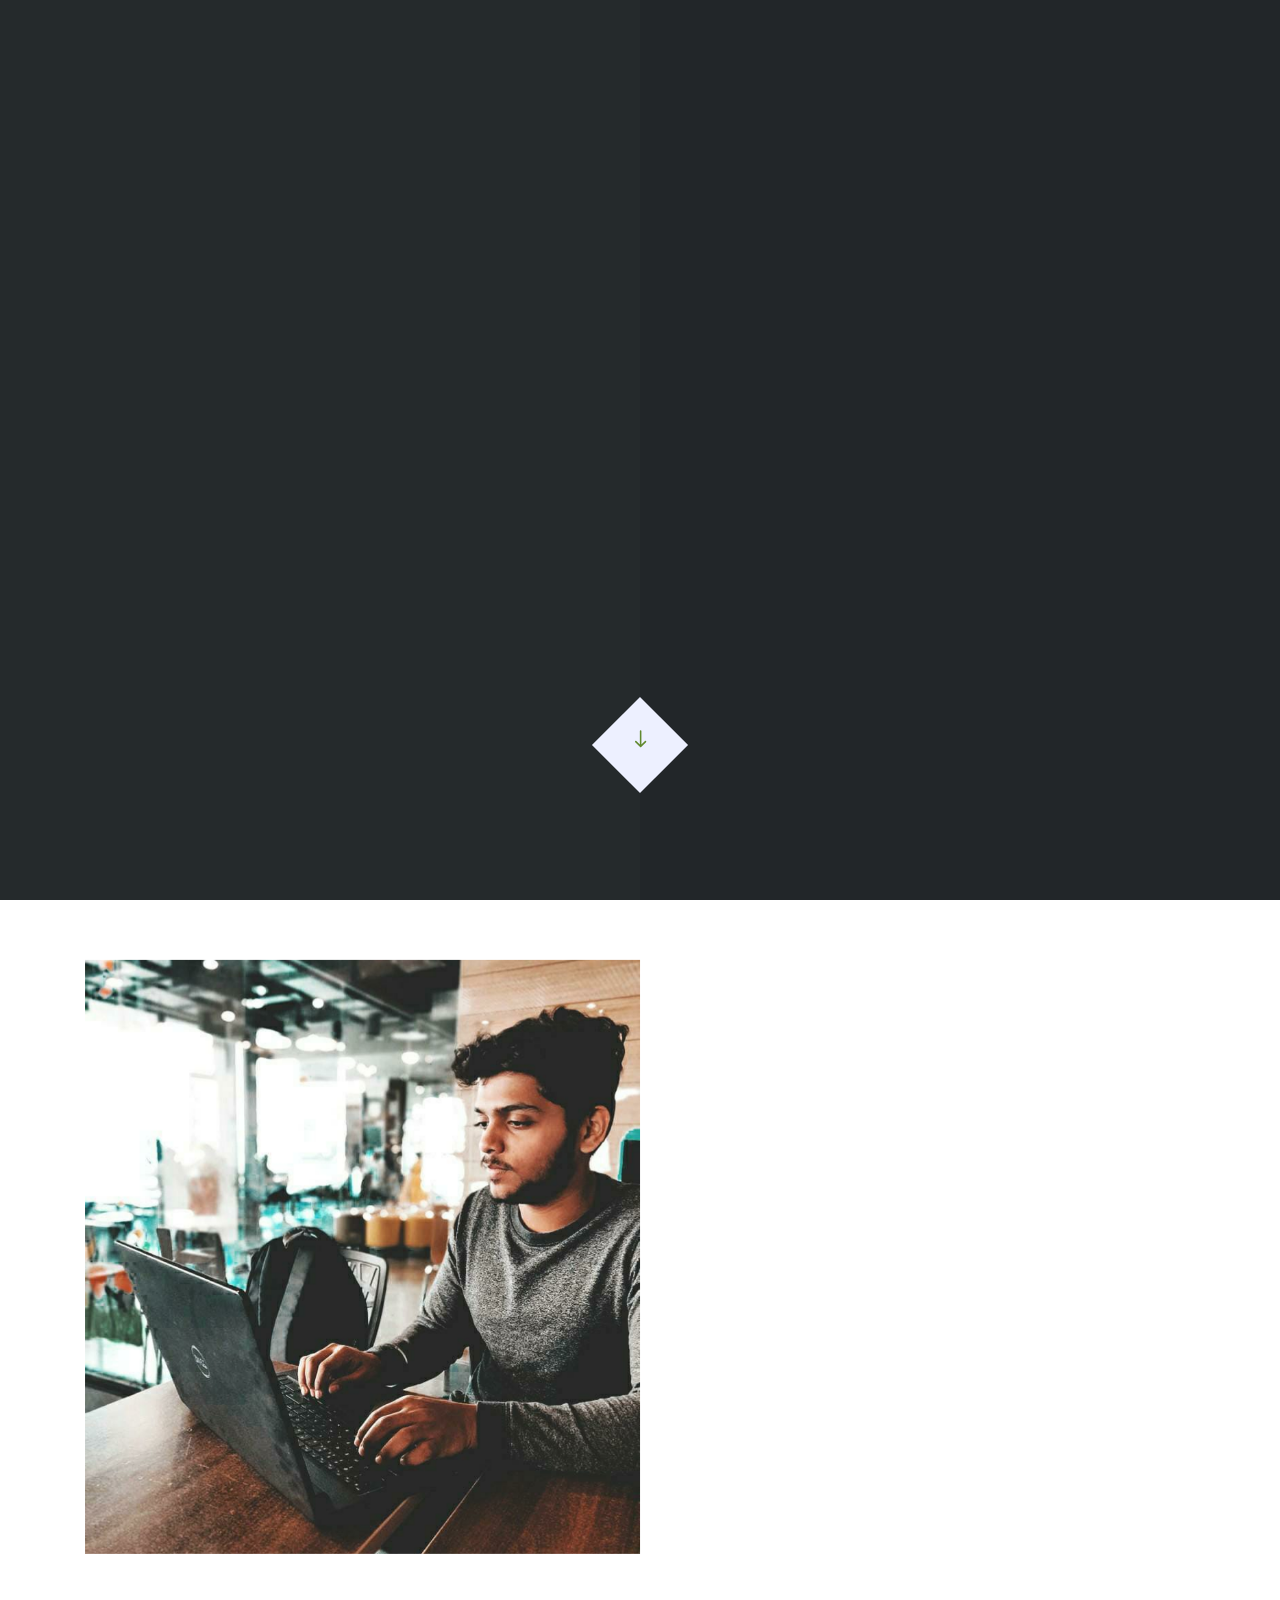
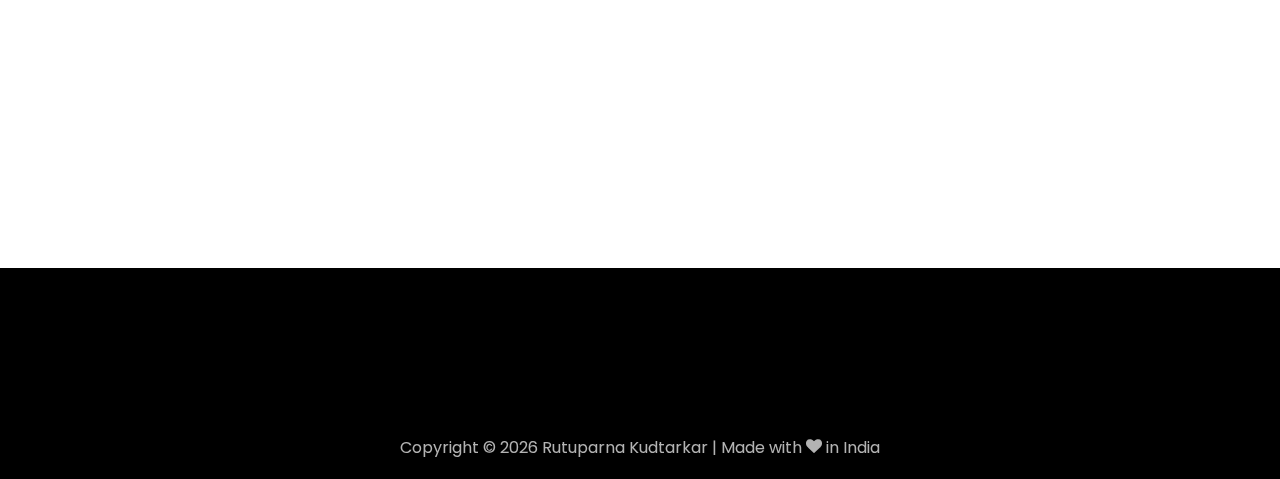
<file: index.html>
<!DOCTYPE html>
<html lang="en">

<head>
    <title>Rutuparna Kudtarkar | Developer </title>
    <meta charset="utf-8">
    <meta name="viewport" content="width=device-width, initial-scale=1, shrink-to-fit=no">

    <link href="https://fonts.googleapis.com/css?family=Poppins:100,200,300,400,500,600,700,800,900" rel="stylesheet">

    <link rel="stylesheet" href="css/open-iconic-bootstrap.min.css">
    <link rel="stylesheet" href="css/animate.css">
    <link rel="stylesheet" href="css/aos.css">
    <link rel="stylesheet" href="css/ionicons.min.css">
    <link rel="stylesheet" href="css/flaticon.css">
    <link rel="stylesheet" href="css/icomoon.css">
    <link rel="stylesheet" href="css/style.css">
    <link rel="icon" type="image/png" href="images/favicon.ico" />
</head>

<body>
    <section>
        <!--HEADER-->
        <section class="hero-wrap js-fullheight">
            <div class="overlay"></div>
            <div class="container">
                <div class="row no-gutters slider-text js-fullheight justify-content-center align-items-center">
                    <div class="col-lg-8 col-md-6 ftco-animate d-flex align-items-center">
                        <div class="text text-center">
                            <span class="subheading">Hey! I am</span>
                            <h1>Rutuparna Kudtarkar</h1>
                            <h2>I'm a
                                <span class="txt-rotate" data-period="1000" data-rotate='[ "Developer.", "UI/UX Designer.", "Blogger." ]'></span>
                            </h2>
                        </div>
                    </div>
                </div>
            </div>

            <div class="mouse">
                <a href="#" class="mouse-icon">
                    <div class="mouse-wheel"><span class="ion-ios-arrow-round-down"></span></div>
                </a>
            </div>
        </section>
        <!--ABOUT-->
        <section class="ftco-about img ftco-section ftco-no-pt ftco-no-pb" id="about-section">
            <div class="container">
                <div class="row d-flex no-gutters">
                    <div class="col-md-6 col-lg-6 d-flex">
                        <div class="img-about img d-flex align-items-stretch">
                            <div class="overlay"></div>
                            <div class="img d-flex align-self-stretch align-items-center" id="profile" style="background-image:url(images/about.jpeg);">
                            </div>
                        </div>
                    </div>

                    <div class="col-md-6 col-lg-6 pl-md-5 py-5">
                        <div class="row justify-content-start pb-3">
                            <div class="col-md-12 heading-section ftco-animate">
                                <h1 class="big">ABOUT</h1>
                                <h2 class="mb-4" style="color: #474B4F;">Get to know me!</h2>
                                <p>Computer Engineering Student at Mumbai University, mostly engaged in Object-oriented design & Front-end systems. Skilled in Python, Android, Web Development while currently swotting JavaScript Frameworks</p>
                                <p><a href="Resume.pdf">Checkout my resume</a></p>
                                <ul class="ftco-footer-social list-unstyled mt-4">
                                    <li><a href="https://www.linkedin.com/in/rutuparna-kudtarkar/"><span
											class="icon-linkedin"></span></a></li>
                                    <li><a href="https://github.com/rutuparna07"><span class="icon-github"></span></a></li>
                                    <li><a href="https://www.instagram.com/rutuparna_kudtarkar/"><span
											class="icon-instagram"></span></a></li>
                                </ul>
                                <h5 style="color: #474B4F;">Contact me here!</h5>
                                <p>Email: <a href="mailto: rutuparnavk@gmail.com">rutuparnavk@gmail.com</a></p>
                                <p>Phone: <a href="#">(+910)977-377-0379</a></p>
                            </div>
                        </div>
                    </div>
                </div>
            </div>
        </section>

        <!--PROJECTS-->
        <section class="ftco-section" id="services-section">
            <div class="container-fluid px-md-5">
                <div class="row justify-content-center py-5 mt-5">
                    <div class="col-md-12 heading-section text-center ftco-animate">
                        <h2 class="mb-4">PROJECTS I WORKED ON</h2>
                        <p>Mostly I`ve worked on Object-Oriented Technologies, below are few of the projects </p>
                    </div>
                </div>
                <div class="row">
                    <div class="col-md-4 text-center d-flex ftco-animate">
                        <a href="https://github.com/rutuparna07/BRShop" class="services-1 shadow">
                            <span class="icon">
							<i class="flaticon-analysis"></i>
						</span>
                            <div class="desc">
                                <h3 class="mb-5">BRSHOP</h3>
                                <p>Django Based Online Shopping Website With Cart Implementation</p>
                            </div>
                        </a>
                    </div>
                    <div class="col-md-4 text-center d-flex ftco-animate">
                        <a href="https://github.com/rutuparna07/MLKit" class="services-1 shadow">
                            <span class="icon">
							<i class="flaticon-flasks"></i>
						</span>
                            <div class="desc">
                                <h3 class="mb-5">MLKit</h3>
                                <p>Android Application Using Google`s ML Kit API For Object Detection</p>
                            </div>
                        </a>
                    </div>
                    <div class="col-md-4 text-center d-flex ftco-animate">
                        <a href="https://github.com/rutuparna07/BlogApplication" class="services-1 shadow">
                            <span class="icon">
							<i class="flaticon-ideas"></i>
						</span>
                            <div class="desc">
                                <h3 class="mb-5">Blog Application</h3>
                                <p>Laravel Based Blog System Web Application using PHP</p>
                            </div>
                        </a>
                    </div>
                </div>
            </div>
        </section>
        <!--BLOG-->
        <section class="ftco-section" id="blog-section">
            <div class="container">
                <div class="row justify-content-center mb-5 pb-5">
                    <div class="col-md-7 heading-section text-center ftco-animate">
                        <h1 class="big big-2"></h1>
                        <h2 class="mb-4">BLOGS ON MEDIUM</h2>
                        <p>If there's a topic that you want to read, but it hasn't been written yet, then you must write it</p>
                    </div>
                </div>
                <div class="row d-flex" style="margin-top: -80px;">
                    <div class="col-md-4 d-flex ftco-animate">
                        <div class="blog-entry justify-content-end">
                            <a href="single.html" class="block-20" style="background-image: url('https://miro.medium.com/max/875/1*bA-dQb3M58w_9gI_ELvFCw.jpeg');">
                            </a>
                            <div class="text mt-3 float-right d-block">
                                <h3 class="heading"><a href="https://medium.com/@rutuparnavk/hacktoberfest-2020-what-s-new-this-year-2f06d5af91d9">Hacktoberfest
									2020 — what`s new this year</a></h3>
                                <div class="d-flex align-items-center mb-3 meta">
                                    <p class="mb-0">
                                        <span class="mr-2">Oct. 06, 2020</span>
                                    </p>
                                </div>
                                <p>October is here, and so is the DigitalOcean`s Hacktoberfest 2020. If you are learning how to code or simply fascinated by Open Source?
                                </p>
                            </div>
                        </div>
                    </div>
                    <div class="col-md-4 d-flex ftco-animate">
                        <div class="blog-entry justify-content-end">
                            <a href="single.html" class="block-20" style="background-image: url('https://miro.medium.com/max/875/1*A1fm2dpbNfK25PAOZY4fOg.jpeg');">
                            </a>
                            <div class="text mt-3 float-right d-block">
                                <h3 class="heading"><a href="https://rutuparnavk.medium.com/top-5-mistakes-to-avoid-while-programming-106278ece91e">Top 5 Mistakes To Avoid While Programming</a>
                                </h3>
                                <div class="d-flex align-items-center mb-3 meta">
                                    <p class="mb-0">
                                        <span class="mr-2">Oct. 15, 2020</span>
                                    </p>
                                </div>
                                <p>Experience is the name everyone gives to their mistakes. In some ways, programming is like painting. You start with a blank canvas and certain basic raw materials. You use a combination of science, art, and craft to determine
                                    what to do with them.
                                </p>
                            </div>
                        </div>
                    </div>
                    <div class="col-md-4 d-flex ftco-animate">
                        <div class="blog-entry">
                            <a href="single.html" class="block-20" style="background-image: url('https://miro.medium.com/max/875/1*nKuNAFLNcHZcNcqNkeZDcw.jpeg');">
                            </a>
                            <div class="text mt-3 float-right d-block">
                                <h3 class="heading"><a href="https://rutuparnavk.medium.com/python-project-ideas-for-beginners-to-expert-programmers-40a3939fdddf">PYTHON PROJECT IDEAS — for beginners to expert programmers</a>
                                </h3>
                                <div class="d-flex align-items-center mb-3 meta">
                                    <p class="mb-0">
                                        <span class="mr-2">Oct. 16, 2020</span>
                                    </p>
                                </div>
                                <p>As they say, Better Late Than Never here are a few project topics to start with development with a short description of each idea for those who are gearing up their skills in Python.
                                </p>
                            </div>
                        </div>
                    </div>
                </div>
            </div>
        </section>
        <!--FOOTER-->
        <footer class="ftco-footer ftco-section">
            <div class="container">
                <div class="row mb-5">
                    <div class="col-md">
                        <div class="ftco-footer-widget mb-4">
                            <ul class="ftco-footer-social list-unstyled float-md-left float-lft mt-5">
                                <li class="ftco-animate"><a href="mailto: rutuparnavk@gmail.com"><span class="icon-mail_outline"></span></a></li>
                                <li class="ftco-animate"><a href="https://www.linkedin.com/in/rutuparna-kudtarkar/"><span class="icon-linkedin"></span></a></li>
                                <li class="ftco-animate"><a href="https://www.instagram.com/rutuparna_kudtarkar/"><span class="icon-instagram"></span></a></li>
                            </ul>
                        </div>
                    </div>

                </div>
                <div class="row">
                    <div class="col-md-12 text-center" style="margin-top: -25px;">
                        <p>
                            <!-- Link back to Colorlib can't be removed. Template is licensed under CC BY 3.0. -->
                            Copyright &copy;
                            <script>
                                document.write(new Date().getFullYear());
                            </script> Rutuparna Kudtarkar | Made with <i class="icon-heart color-danger" aria-hidden="true"></i> in India
                            <!-- Link back to Colorlib can't be removed. Template is licensed under CC BY 3.0. -->
                        </p>
                    </div>
                </div>
            </div>
        </footer>

        <!-- loader -->
        <div id="ftco-loader" class="show fullscreen"><svg class="circular" width="48px" height="48px">
			<circle class="path-bg" cx="24" cy="24" r="22" fill="none" stroke-width="4" stroke="#eeeeee" />
			<circle class="path" cx="24" cy="24" r="22" fill="none" stroke-width="4" stroke-miterlimit="10"
				stroke="#F96D00" /></svg></div>
    </section>

    <script src="js/skew.js"></script>
    <script src="js/jquery.min.js"></script>
    <script src="js/jquery-migrate-3.0.1.min.js"></script>
    <script src="js/popper.min.js"></script>
    <script src="js/bootstrap.min.js"></script>
    <script src="js/jquery.easing.1.3.js"></script>
    <script src="js/jquery.waypoints.min.js"></script>
    <script src="js/jquery.stellar.min.js"></script>
    <script src="js/owl.carousel.min.js"></script>
    <script src="js/jquery.magnific-popup.min.js"></script>
    <script src="js/aos.js"></script>
    <script src="js/jquery.animateNumber.min.js"></script>
    <script src="js/scrollax.min.js"></script>

    <script src="js/main.js"></script>

</body>

</html>
</file>
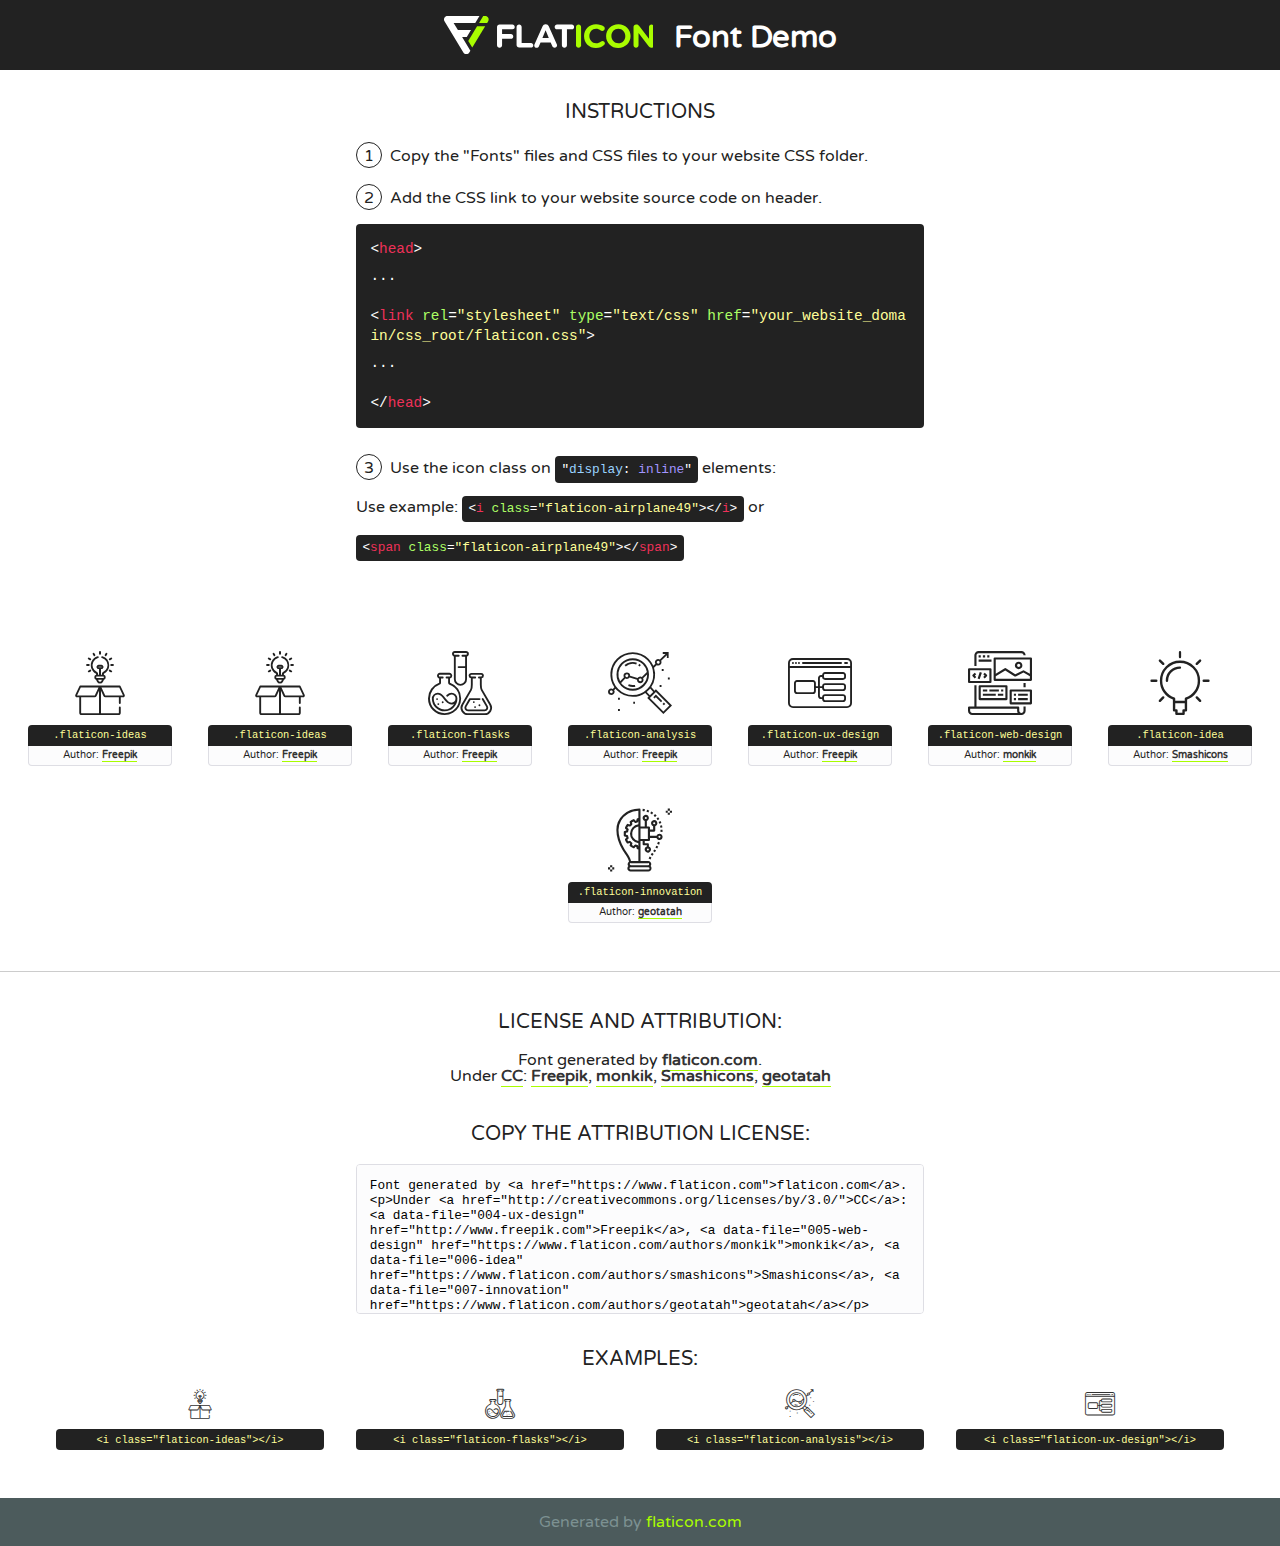
<file: fonts/flaticon/font/flaticon.html>
<!DOCTYPE html>
<!--
  Flaticon icon font: Flaticon
  Creation date: 20/03/2019 02:18
-->
<html>
<!DOCTYPE html>
<html>

<head>
    <title>Flaticon WebFont</title>
    <link href="http://fonts.googleapis.com/css?family=Varela+Round" rel="stylesheet" type="text/css" />
    <link rel="stylesheet" type="text/css" href="flaticon.css">
    <meta charset="UTF-8">
    <style>
        html,
        body,
        div,
        span,
        applet,
        object,
        iframe,
        h1,
        h2,
        h3,
        h4,
        h5,
        h6,
        p,
        blockquote,
        pre,
        a,
        abbr,
        acronym,
        address,
        big,
        cite,
        code,
        del,
        dfn,
        em,
        img,
        ins,
        kbd,
        q,
        s,
        samp,
        small,
        strike,
        strong,
        sub,
        sup,
        tt,
        var,
        b,
        u,
        i,
        center,
        dl,
        dt,
        dd,
        ol,
        ul,
        li,
        fieldset,
        form,
        label,
        legend,
        table,
        caption,
        tbody,
        tfoot,
        thead,
        tr,
        th,
        td,
        article,
        aside,
        canvas,
        details,
        embed,
        figure,
        figcaption,
        footer,
        header,
        hgroup,
        menu,
        nav,
        output,
        ruby,
        section,
        summary,
        time,
        mark,
        audio,
        video {
            margin: 0;
            padding: 0;
            border: 0;
            font-size: 100%;
            font: inherit;
            vertical-align: baseline;
        }
        /* HTML5 display-role reset for older browsers */
        
        article,
        aside,
        details,
        figcaption,
        figure,
        footer,
        header,
        hgroup,
        menu,
        nav,
        section {
            display: block;
        }
        
        body {
            line-height: 1;
        }
        
        ol,
        ul {
            list-style: none;
        }
        
        blockquote,
        q {
            quotes: none;
        }
        
        blockquote:before,
        blockquote:after,
        q:before,
        q:after {
            content: '';
            content: none;
        }
        
        table {
            border-collapse: collapse;
            border-spacing: 0;
        }
        
        body {
            font-family: 'Varela Round', Helvetica, Arial, sans-serif;
            font-size: 16px;
            color: #222;
        }
        
        a {
            color: #333;
            border-bottom: 1px solid #a9fd00;
            font-weight: bold;
            text-decoration: none;
        }
        
        * {
            -moz-box-sizing: border-box;
            -webkit-box-sizing: border-box;
            box-sizing: border-box;
            margin: 0;
            padding: 0;
        }
        
        [class^="flaticon-"]:before,
        [class*=" flaticon-"]:before,
        [class^="flaticon-"]:after,
        [class*=" flaticon-"]:after {
            font-family: Flaticon;
            font-size: 30px;
            font-style: normal;
            margin-left: 20px;
            color: #333;
        }
        
        .wrapper {
            max-width: 600px;
            margin: auto;
            padding: 0 1em;
        }
        
        .title {
            font-size: 1.25em;
            text-align: center;
            margin-bottom: 1em;
            text-transform: uppercase;
        }
        
        header {
            text-align: center;
            background-color: #222;
            color: #fff;
            padding: 1em;
        }
        
        header .logo {
            width: 210px;
            height: 38px;
            display: inline-block;
            vertical-align: middle;
            margin-right: 1em;
            border: none;
        }
        
        header strong {
            font-size: 1.95em;
            font-weight: bold;
            vertical-align: middle;
            margin-top: 5px;
            display: inline-block;
        }
        
        .demo {
            margin: 2em auto;
            line-height: 1.25em;
        }
        
        .demo ul li {
            margin-bottom: 1em;
        }
        
        .demo ul li .num {
            color: #222;
            border-radius: 20px;
            display: inline-block;
            width: 26px;
            padding: 3px;
            height: 26px;
            text-align: center;
            margin-right: 0.5em;
            border: 1px solid #222;
        }
        
        .demo ul li code {
            background-color: #222;
            border-radius: 4px;
            padding: 0.25em 0.5em;
            display: inline-block;
            color: #fff;
            font-family: Consolas, Monaco, Lucida Console, Liberation Mono, DejaVu Sans Mono, Bitstream Vera Sans Mono, Courier New, monospace;
            font-weight: lighter;
            margin-top: 1em;
            font-size: 0.8em;
            word-break: break-all;
        }
        
        .demo ul li code.big {
            padding: 1em;
            font-size: 0.9em;
        }
        
        .demo ul li code .red {
            color: #EF3159;
        }
        
        .demo ul li code .green {
            color: #ACFF65;
        }
        
        .demo ul li code .yellow {
            color: #FFFF99;
        }
        
        .demo ul li code .blue {
            color: #99D3FF;
        }
        
        .demo ul li code .purple {
            color: #A295FF;
        }
        
        .demo ul li code .dots {
            margin-top: 0.5em;
            display: block;
        }
        
        #glyphs {
            border-bottom: 1px solid #ccc;
            padding: 2em 0;
            text-align: center;
        }
        
        .glyph {
            display: inline-block;
            width: 9em;
            margin: 1em;
            text-align: center;
            vertical-align: top;
            background: #FFF;
        }
        
        .glyph .glyph-icon {
            padding: 10px;
            display: block;
            font-family: "Flaticon";
            font-size: 64px;
            line-height: 1;
        }
        
        .glyph .glyph-icon:before {
            font-size: 64px;
            color: #222;
            margin-left: 0;
        }
        
        .class-name {
            font-size: 0.65em;
            background-color: #222;
            color: #fff;
            border-radius: 4px 4px 0 0;
            padding: 0.5em;
            color: #FFFF99;
            font-family: Consolas, Monaco, Lucida Console, Liberation Mono, DejaVu Sans Mono, Bitstream Vera Sans Mono, Courier New, monospace;
        }
        
        .author-name {
            font-size: 0.6em;
            background-color: #fcfcfd;
            border: 1px solid #DEDEE4;
            border-top: 0;
            border-radius: 0 0 4px 4px;
            padding: 0.5em;
        }
        
        .class-name:last-child {
            font-size: 10px;
            color: #888;
        }
        
        .class-name:last-child a {
            font-size: 10px;
            color: #555;
        }
        
        .class-name:last-child a:hover {
            color: #a9fd00;
        }
        
        .glyph>input {
            display: block;
            width: 100px;
            margin: 5px auto;
            text-align: center;
            font-size: 12px;
            cursor: text;
        }
        
        .glyph>input.icon-input {
            font-family: "Flaticon";
            font-size: 16px;
            margin-bottom: 10px;
        }
        
        .attribution .title {
            margin-top: 2em;
        }
        
        .attribution textarea {
            background-color: #fcfcfd;
            padding: 1em;
            border: none;
            box-shadow: none;
            border: 1px solid #DEDEE4;
            border-radius: 4px;
            resize: none;
            width: 100%;
            height: 150px;
            font-size: 0.8em;
            font-family: Consolas, Monaco, Lucida Console, Liberation Mono, DejaVu Sans Mono, Bitstream Vera Sans Mono, Courier New, monospace;
            -webkit-appearance: none;
        }
        
        .iconsuse {
            margin: 2em auto;
            text-align: center;
            max-width: 1200px;
        }
        
        .iconsuse:after {
            content: '';
            display: table;
            clear: both;
        }
        
        .iconsuse .image {
            float: left;
            width: 25%;
            padding: 0 1em;
        }
        
        .iconsuse .image p {
            margin-bottom: 1em;
        }
        
        .iconsuse .image span {
            display: block;
            font-size: 0.65em;
            background-color: #222;
            color: #fff;
            border-radius: 4px;
            padding: 0.5em;
            color: #FFFF99;
            margin-top: 1em;
            font-family: Consolas, Monaco, Lucida Console, Liberation Mono, DejaVu Sans Mono, Bitstream Vera Sans Mono, Courier New, monospace;
        }
        
        #footer {
            text-align: center;
            background-color: #4C5B5C;
            color: #7c9192;
            padding: 1em;
        }
        
        #footer a {
            border: none;
            color: #a9fd00;
            font-weight: normal;
        }
        
        @media (max-width: 960px) {
            .iconsuse .image {
                width: 50%;
            }
        }
        
        @media (max-width: 560px) {
            .iconsuse .image {
                width: 100%;
            }
        }
    </style>
</head>

<body class="characters-off">

    <header>
        <a href="https://www.flaticon.com" target="_blank" class="logo">
            <svg version="1.1" xmlns="http://www.w3.org/2000/svg" xmlns:xlink="http://www.w3.org/1999/xlink" xmlns:a="http://ns.adobe.com/AdobeSVGViewerExtensions/3.0/" viewBox="0 0 560.875 102.036" enable-background="new 0 0 560.875 102.036" xml:space="preserve">
                <defs>
                </defs>
                <g>
                    <g class="letters">
                        <path fill="#ffffff" d="M141.596,29.675c0-3.777,2.985-6.767,6.764-6.767h34.438c3.426,0,6.15,2.728,6.15,6.15
                        c0,3.43-2.724,6.149-6.15,6.149h-27.674v13.091h23.719c3.429,0,6.151,2.724,6.151,6.15c0,3.43-2.723,6.149-6.151,6.149h-23.719
                        v17.574c0,3.773-2.986,6.761-6.764,6.761c-3.779,0-6.764-2.989-6.764-6.761V29.675z"></path>
                        <path fill="#ffffff" d="M193.844,29.149c0-3.781,2.985-6.767,6.764-6.767c3.776,0,6.763,2.985,6.763,6.767v42.957h25.039
                        c3.426,0,6.149,2.726,6.149,6.153c0,3.425-2.723,6.15-6.149,6.15h-31.802c-3.779,0-6.764-2.986-6.764-6.768V29.149z"></path>
                        <path fill="#ffffff" d="M241.891,75.71l21.438-48.407c1.492-3.341,4.215-5.357,7.906-5.357h0.792
                        c3.686,0,6.323,2.017,7.815,5.357l21.439,48.407c0.436,0.967,0.701,1.845,0.701,2.723c0,3.602-2.809,6.501-6.414,6.501
                        c-3.161,0-5.269-1.845-6.499-4.655l-4.132-9.661h-27.059l-4.301,10.102c-1.144,2.631-3.426,4.214-6.237,4.214
                        c-3.517,0-6.24-2.81-6.24-6.325C241.1,77.64,241.451,76.677,241.891,75.71z M279.932,58.666l-8.521-20.297l-8.526,20.297H279.932
                        z"></path>
                        <path fill="#ffffff" d="M314.864,35.387H301.86c-3.429,0-6.239-2.813-6.239-6.238c0-3.429,2.811-6.24,6.239-6.24h39.533
                        c3.426,0,6.237,2.811,6.237,6.24c0,3.425-2.811,6.238-6.237,6.238h-13.001v42.785c0,3.773-2.99,6.761-6.764,6.761
                        c-3.779,0-6.764-2.989-6.764-6.761V35.387z"></path>
                        <path fill="#A9FD00" d="M352.615,29.149c0-3.781,2.985-6.767,6.767-6.767c3.774,0,6.761,2.985,6.761,6.767v49.024
                        c0,3.773-2.987,6.761-6.761,6.761c-3.781,0-6.767-2.989-6.767-6.761V29.149z"></path>
                        <path fill="#A9FD00" d="M374.132,53.836v-0.179c0-17.481,13.178-31.801,32.065-31.801c9.22,0,15.459,2.458,20.557,6.238
                        c1.402,1.054,2.637,2.985,2.637,5.357c0,3.692-2.985,6.59-6.681,6.59c-1.845,0-3.071-0.702-4.044-1.319
                        c-3.776-2.813-7.729-4.393-12.562-4.393c-10.364,0-17.831,8.611-17.831,19.154v0.173c0,10.542,7.291,19.329,17.831,19.329
                        c5.715,0,9.492-1.756,13.359-4.834c1.049-0.874,2.458-1.491,4.039-1.491c3.429,0,6.325,2.813,6.325,6.236
                        c0,2.106-1.056,3.78-2.282,4.834c-5.539,4.834-12.036,7.733-21.878,7.733C387.572,85.464,374.132,71.493,374.132,53.836z"></path>
                        <path fill="#A9FD00" d="M433.009,53.836v-0.179c0-17.481,13.79-31.801,32.766-31.801c18.981,0,32.592,14.143,32.592,31.628v0.173
                        c0,17.483-13.785,31.807-32.769,31.807C446.625,85.464,433.009,71.32,433.009,53.836z M484.224,53.836v-0.179
                        c0-10.539-7.725-19.326-18.626-19.326c-10.893,0-18.449,8.611-18.449,19.154v0.173c0,10.542,7.73,19.329,18.626,19.329
                        C476.676,72.986,484.224,64.378,484.224,53.836z"></path>
                        <path fill="#A9FD00" d="M506.233,29.321c0-3.774,2.99-6.763,6.767-6.763h1.401c3.252,0,5.183,1.583,7.029,3.953l26.093,34.265
                        V29.059c0-3.692,2.99-6.677,6.681-6.677c3.683,0,6.671,2.985,6.671,6.677v48.934c0,3.78-2.987,6.765-6.764,6.765h-0.436
                        c-3.257,0-5.188-1.581-7.034-3.953l-27.056-35.492v32.944c0,3.687-2.985,6.676-6.678,6.676c-3.683,0-6.673-2.989-6.673-6.676
                        V29.321z"></path>
                    </g>
                    <g class="insignia">
                        <path fill="#ffffff" d="M48.372,56.137h12.517l11.156-18.537H37.186L25.688,18.539h57.825L94.668,0H9.271
                        C5.925,0,2.842,1.801,1.198,4.716c-1.644,2.907-1.593,6.482,0.134,9.343l50.38,83.501c1.678,2.781,4.689,4.476,7.938,4.476
                        c3.246,0,6.257-1.695,7.935-4.476l2.898-4.804L48.372,56.137z"></path>
                        <g class="i">
                            <path fill="#A9FD00" d="M93.575,18.539h0.031v0.004l21.652,0.004l2.705-4.488c1.727-2.861,1.778-6.436,0.133-9.343
                            C116.454,1.801,113.371,0,110.026,0h-5.294L93.575,18.539z"></path>
                            <polygon fill="#A9FD00" points="88.291,27.356 64.725,66.486 75.519,84.404 109.942,27.356"></polygon>
                        </g>
                    </g>
                </g>
            </svg>
        </a>
        <strong>Font Demo</strong>
    </header>


    <section class="demo wrapper">

        <p class="title">Instructions</p>

        <ul>
            <li>
                <span class="num">1</span>Copy the "Fonts" files and CSS files to your website CSS folder.
            </li>
            <li>
                <span class="num">2</span>Add the CSS link to your website source code on header.
                <code class="big">
                    &lt;<span class="red">head</span>&gt;
                    <br/><span class="dots">...</span>
                    <br/>&lt;<span class="red">link</span> <span class="green">rel</span>=<span class="yellow">"stylesheet"</span> <span class="green">type</span>=<span class="yellow">"text/css"</span> <span class="green">href</span>=<span class="yellow">"your_website_domain/css_root/flaticon.css"</span>&gt;
                    <br/><span class="dots">...</span>
                    <br/>&lt;/<span class="red">head</span>&gt;
                </code>
            </li>

            <li>
                <p>
                    <span class="num">3</span>Use the icon class on <code>"<span class="blue">display</span>:<span class="purple"> inline</span>"</code> elements:
                    <br /> Use example: <code>&lt;<span class="red">i</span> <span class="green">class</span>=<span class="yellow">&quot;flaticon-airplane49&quot;</span>&gt;&lt;/<span class="red">i</span>&gt;</code> or <code>&lt;<span class="red">span</span> <span class="green">class</span>=<span class="yellow">&quot;flaticon-airplane49&quot;</span>&gt;&lt;/<span class="red">span</span>&gt;</code>
            </li>
        </ul>

    </section>




    <section id="glyphs">


        <div class="glyph">
            <div class="glyph-icon flaticon-ideas"></div>
            <div class="class-name">.flaticon-ideas</div>
            <div class="author-name">Author: <a data-file="001-ideas" href="http://www.freepik.com">Freepik</a> </div>
        </div>

        <div class="glyph">
            <div class="glyph-icon flaticon-ideas"></div>
            <div class="class-name">.flaticon-ideas</div>
            <div class="author-name">Author: <a data-file="001-ideas" href="http://www.freepik.com">Freepik</a> </div>
        </div>

        <div class="glyph">
            <div class="glyph-icon flaticon-flasks"></div>
            <div class="class-name">.flaticon-flasks</div>
            <div class="author-name">Author: <a data-file="002-flasks" href="http://www.freepik.com">Freepik</a> </div>
        </div>

        <div class="glyph">
            <div class="glyph-icon flaticon-analysis"></div>
            <div class="class-name">.flaticon-analysis</div>
            <div class="author-name">Author: <a data-file="003-analysis" href="http://www.freepik.com">Freepik</a> </div>
        </div>

        <div class="glyph">
            <div class="glyph-icon flaticon-ux-design"></div>
            <div class="class-name">.flaticon-ux-design</div>
            <div class="author-name">Author: <a data-file="004-ux-design" href="http://www.freepik.com">Freepik</a> </div>
        </div>

        <div class="glyph">
            <div class="glyph-icon flaticon-web-design"></div>
            <div class="class-name">.flaticon-web-design</div>
            <div class="author-name">Author: <a data-file="005-web-design" href="https://www.flaticon.com/authors/monkik">monkik</a> </div>
        </div>

        <div class="glyph">
            <div class="glyph-icon flaticon-idea"></div>
            <div class="class-name">.flaticon-idea</div>
            <div class="author-name">Author: <a data-file="006-idea" href="https://www.flaticon.com/authors/smashicons">Smashicons</a> </div>
        </div>

        <div class="glyph">
            <div class="glyph-icon flaticon-innovation"></div>
            <div class="class-name">.flaticon-innovation</div>
            <div class="author-name">Author: <a data-file="007-innovation" href="https://www.flaticon.com/authors/geotatah">geotatah</a> </div>
        </div>


    </section>



    <section class="attribution wrapper" style="text-align:center;">

        <div class="title">License and attribution:</div>
        <div class="attrDiv">Font generated by <a href="https://www.flaticon.com">flaticon.com</a>.
            <div>
                <p>Under <a href="http://creativecommons.org/licenses/by/3.0/">CC</a>: <a data-file="004-ux-design" href="http://www.freepik.com">Freepik</a>, <a data-file="005-web-design" href="https://www.flaticon.com/authors/monkik">monkik</a>, <a data-file="006-idea"
                        href="https://www.flaticon.com/authors/smashicons">Smashicons</a>, <a data-file="007-innovation" href="https://www.flaticon.com/authors/geotatah">geotatah</a></p>
            </div>
        </div>
        <div class="title">Copy the Attribution License:</div>

        <textarea onclick="this.focus();this.select();">Font generated by &lt;a href=&quot;https://www.flaticon.com&quot;&gt;flaticon.com&lt;/a&gt;. <p>Under <a href="http://creativecommons.org/licenses/by/3.0/">CC</a>: <a data-file="004-ux-design" href="http://www.freepik.com">Freepik</a>, <a data-file="005-web-design" href="https://www.flaticon.com/authors/monkik">monkik</a>, <a data-file="006-idea" href="https://www.flaticon.com/authors/smashicons">Smashicons</a>, <a data-file="007-innovation" href="https://www.flaticon.com/authors/geotatah">geotatah</a></p>  
     </textarea>

    </section>

    <section class="iconsuse">

        <div class="title">Examples:</div>

        <div class="image">
            <p>
                <i class="glyph-icon flaticon-ideas"></i>
                <span>&lt;i class=&quot;flaticon-ideas&quot;&gt;&lt;/i&gt;</span>
            </p>
        </div>

        <div class="image">
            <p>
                <i class="glyph-icon flaticon-flasks"></i>
                <span>&lt;i class=&quot;flaticon-flasks&quot;&gt;&lt;/i&gt;</span>
            </p>
        </div>

        <div class="image">
            <p>
                <i class="glyph-icon flaticon-analysis"></i>
                <span>&lt;i class=&quot;flaticon-analysis&quot;&gt;&lt;/i&gt;</span>
            </p>
        </div>

        <div class="image">
            <p>
                <i class="glyph-icon flaticon-ux-design"></i>
                <span>&lt;i class=&quot;flaticon-ux-design&quot;&gt;&lt;/i&gt;</span>
            </p>
        </div>

        </div>

    </section>

    <div id="footer">
        <div>Generated by <a href="https://www.flaticon.com">flaticon.com</a>
        </div>
    </div>



</body>

</html>
</file>
<file: css/flaticon.css>
/*
  	Flaticon icon font: Flaticon
  	Creation date: 04/01/2019 13:45
  	*/


@font-face {
  font-family: "Flaticon";
  src: url("../fonts/flaticon/font/Flaticon.eot");
  src: url("../fonts/flaticon/font/Flaticon.eot?#iefix") format("embedded-opentype"),
       url("../fonts/flaticon/font/Flaticon.woff") format("woff"),
       url("../fonts/flaticon/font/Flaticon.ttf") format("truetype"),
       url("../fonts/flaticon/font/Flaticon.svg#Flaticon") format("svg");
  font-weight: normal;
  font-style: normal;
}

@media screen and (-webkit-min-device-pixel-ratio:0) {
  @font-face {
    font-family: "Flaticon";
    src: url("../fonts/flaticon/font/Flaticon.svg#Flaticon") format("svg");
  }
}

[class^="flaticon-"]:before, [class*=" flaticon-"]:before,
[class^="flaticon-"]:after, [class*=" flaticon-"]:after {   
  font-family: Flaticon;
  font-style: normal;
  font-weight: normal;
  font-variant: normal;
  text-transform: none;
  line-height: 1;

  /* Better Font Rendering =========== */
  -webkit-font-smoothing: antialiased;
  -moz-osx-font-smoothing: grayscale;
}

.flaticon-ideas:before { content: "\f100"; }
.flaticon-flasks:before { content: "\f101"; }
.flaticon-analysis:before { content: "\f102"; }
.flaticon-ux-design:before { content: "\f103"; }
.flaticon-web-design:before { content: "\f104"; }
.flaticon-idea:before { content: "\f105"; }
.flaticon-innovation:before { content: "\f106"; }
</file>
<file: css/icomoon.css>
@font-face {
  font-family: 'icomoon';
  src:  url('../fonts/icomoon/icomoon.eot?6tt51o');
  src:  url('../fonts/icomoon/icomoon.eot?6tt51o#iefix') format('embedded-opentype'),
    url('../fonts/icomoon/icomoon.ttf?6tt51o') format('truetype'),
    url('../fonts/icomoon/icomoon.woff?6tt51o') format('woff'),
    url('../fonts/icomoon/icomoon.svg?6tt51o#icomoon') format('svg');
  font-weight: normal;
  font-style: normal;
}

[class^="icon-"], [class*=" icon-"] {
  /* use !important to prevent issues with browser extensions that change fonts */
  font-family: 'icomoon' !important;
  speak: none;
  font-style: normal;
  font-weight: normal;
  font-variant: normal;
  text-transform: none;
  line-height: 1;

  /* Better Font Rendering =========== */
  -webkit-font-smoothing: antialiased;
  -moz-osx-font-smoothing: grayscale;
}

.icon-asterisk:before {
  content: "\f069";
}
.icon-plus:before {
  content: "\f067";
}
.icon-question:before {
  content: "\f128";
}
.icon-minus:before {
  content: "\f068";
}
.icon-glass:before {
  content: "\f000";
}
.icon-music:before {
  content: "\f001";
}
.icon-search:before {
  content: "\f002";
}
.icon-envelope-o:before {
  content: "\f003";
}
.icon-heart:before {
  content: "\f004";
}
.icon-star:before {
  content: "\f005";
}
.icon-star-o:before {
  content: "\f006";
}
.icon-user:before {
  content: "\f007";
}
.icon-film:before {
  content: "\f008";
}
.icon-th-large:before {
  content: "\f009";
}
.icon-th:before {
  content: "\f00a";
}
.icon-th-list:before {
  content: "\f00b";
}
.icon-check:before {
  content: "\f00c";
}
.icon-close:before {
  content: "\f00d";
}
.icon-remove:before {
  content: "\f00d";
}
.icon-times:before {
  content: "\f00d";
}
.icon-search-plus:before {
  content: "\f00e";
}
.icon-search-minus:before {
  content: "\f010";
}
.icon-power-off:before {
  content: "\f011";
}
.icon-signal:before {
  content: "\f012";
}
.icon-cog:before {
  content: "\f013";
}
.icon-gear:before {
  content: "\f013";
}
.icon-trash-o:before {
  content: "\f014";
}
.icon-home:before {
  content: "\f015";
}
.icon-file-o:before {
  content: "\f016";
}
.icon-clock-o:before {
  content: "\f017";
}
.icon-road:before {
  content: "\f018";
}
.icon-download:before {
  content: "\f019";
}
.icon-arrow-circle-o-down:before {
  content: "\f01a";
}
.icon-arrow-circle-o-up:before {
  content: "\f01b";
}
.icon-inbox:before {
  content: "\f01c";
}
.icon-play-circle-o:before {
  content: "\f01d";
}
.icon-repeat:before {
  content: "\f01e";
}
.icon-rotate-right:before {
  content: "\f01e";
}
.icon-refresh:before {
  content: "\f021";
}
.icon-list-alt:before {
  content: "\f022";
}
.icon-lock:before {
  content: "\f023";
}
.icon-flag:before {
  content: "\f024";
}
.icon-headphones:before {
  content: "\f025";
}
.icon-volume-off:before {
  content: "\f026";
}
.icon-volume-down:before {
  content: "\f027";
}
.icon-volume-up:before {
  content: "\f028";
}
.icon-qrcode:before {
  content: "\f029";
}
.icon-barcode:before {
  content: "\f02a";
}
.icon-tag:before {
  content: "\f02b";
}
.icon-tags:before {
  content: "\f02c";
}
.icon-book:before {
  content: "\f02d";
}
.icon-bookmark:before {
  content: "\f02e";
}
.icon-print:before {
  content: "\f02f";
}
.icon-camera:before {
  content: "\f030";
}
.icon-font:before {
  content: "\f031";
}
.icon-bold:before {
  content: "\f032";
}
.icon-italic:before {
  content: "\f033";
}
.icon-text-height:before {
  content: "\f034";
}
.icon-text-width:before {
  content: "\f035";
}
.icon-align-left:before {
  content: "\f036";
}
.icon-align-center:before {
  content: "\f037";
}
.icon-align-right:before {
  content: "\f038";
}
.icon-align-justify:before {
  content: "\f039";
}
.icon-list:before {
  content: "\f03a";
}
.icon-dedent:before {
  content: "\f03b";
}
.icon-outdent:before {
  content: "\f03b";
}
.icon-indent:before {
  content: "\f03c";
}
.icon-video-camera:before {
  content: "\f03d";
}
.icon-image:before {
  content: "\f03e";
}
.icon-photo:before {
  content: "\f03e";
}
.icon-picture-o:before {
  content: "\f03e";
}
.icon-pencil:before {
  content: "\f040";
}
.icon-map-marker:before {
  content: "\f041";
}
.icon-adjust:before {
  content: "\f042";
}
.icon-tint:before {
  content: "\f043";
}
.icon-edit:before {
  content: "\f044";
}
.icon-pencil-square-o:before {
  content: "\f044";
}
.icon-share-square-o:before {
  content: "\f045";
}
.icon-check-square-o:before {
  content: "\f046";
}
.icon-arrows:before {
  content: "\f047";
}
.icon-step-backward:before {
  content: "\f048";
}
.icon-fast-backward:before {
  content: "\f049";
}
.icon-backward:before {
  content: "\f04a";
}
.icon-play:before {
  content: "\f04b";
}
.icon-pause:before {
  content: "\f04c";
}
.icon-stop:before {
  content: "\f04d";
}
.icon-forward:before {
  content: "\f04e";
}
.icon-fast-forward:before {
  content: "\f050";
}
.icon-step-forward:before {
  content: "\f051";
}
.icon-eject:before {
  content: "\f052";
}
.icon-chevron-left:before {
  content: "\f053";
}
.icon-chevron-right:before {
  content: "\f054";
}
.icon-plus-circle:before {
  content: "\f055";
}
.icon-minus-circle:before {
  content: "\f056";
}
.icon-times-circle:before {
  content: "\f057";
}
.icon-check-circle:before {
  content: "\f058";
}
.icon-question-circle:before {
  content: "\f059";
}
.icon-info-circle:before {
  content: "\f05a";
}
.icon-crosshairs:before {
  content: "\f05b";
}
.icon-times-circle-o:before {
  content: "\f05c";
}
.icon-check-circle-o:before {
  content: "\f05d";
}
.icon-ban:before {
  content: "\f05e";
}
.icon-arrow-left:before {
  content: "\f060";
}
.icon-arrow-right:before {
  content: "\f061";
}
.icon-arrow-up:before {
  content: "\f062";
}
.icon-arrow-down:before {
  content: "\f063";
}
.icon-mail-forward:before {
  content: "\f064";
}
.icon-share:before {
  content: "\f064";
}
.icon-expand:before {
  content: "\f065";
}
.icon-compress:before {
  content: "\f066";
}
.icon-exclamation-circle:before {
  content: "\f06a";
}
.icon-gift:before {
  content: "\f06b";
}
.icon-leaf:before {
  content: "\f06c";
}
.icon-fire:before {
  content: "\f06d";
}
.icon-eye:before {
  content: "\f06e";
}
.icon-eye-slash:before {
  content: "\f070";
}
.icon-exclamation-triangle:before {
  content: "\f071";
}
.icon-warning:before {
  content: "\f071";
}
.icon-plane:before {
  content: "\f072";
}
.icon-calendar:before {
  content: "\f073";
}
.icon-random:before {
  content: "\f074";
}
.icon-comment:before {
  content: "\f075";
}
.icon-magnet:before {
  content: "\f076";
}
.icon-chevron-up:before {
  content: "\f077";
}
.icon-chevron-down:before {
  content: "\f078";
}
.icon-retweet:before {
  content: "\f079";
}
.icon-shopping-cart:before {
  content: "\f07a";
}
.icon-folder:before {
  content: "\f07b";
}
.icon-folder-open:before {
  content: "\f07c";
}
.icon-arrows-v:before {
  content: "\f07d";
}
.icon-arrows-h:before {
  content: "\f07e";
}
.icon-bar-chart:before {
  content: "\f080";
}
.icon-bar-chart-o:before {
  content: "\f080";
}
.icon-twitter-square:before {
  content: "\f081";
}
.icon-facebook-square:before {
  content: "\f082";
}
.icon-camera-retro:before {
  content: "\f083";
}
.icon-key:before {
  content: "\f084";
}
.icon-cogs:before {
  content: "\f085";
}
.icon-gears:before {
  content: "\f085";
}
.icon-comments:before {
  content: "\f086";
}
.icon-thumbs-o-up:before {
  content: "\f087";
}
.icon-thumbs-o-down:before {
  content: "\f088";
}
.icon-star-half:before {
  content: "\f089";
}
.icon-heart-o:before {
  content: "\f08a";
}
.icon-sign-out:before {
  content: "\f08b";
}
.icon-linkedin-square:before {
  content: "\f08c";
}
.icon-thumb-tack:before {
  content: "\f08d";
}
.icon-external-link:before {
  content: "\f08e";
}
.icon-sign-in:before {
  content: "\f090";
}
.icon-trophy:before {
  content: "\f091";
}
.icon-github-square:before {
  content: "\f092";
}
.icon-upload:before {
  content: "\f093";
}
.icon-lemon-o:before {
  content: "\f094";
}
.icon-phone:before {
  content: "\f095";
}
.icon-square-o:before {
  content: "\f096";
}
.icon-bookmark-o:before {
  content: "\f097";
}
.icon-phone-square:before {
  content: "\f098";
}
.icon-twitter:before {
  content: "\f099";
}
.icon-facebook:before {
  content: "\f09a";
}
.icon-facebook-f:before {
  content: "\f09a";
}
.icon-github:before {
  content: "\f09b";
}
.icon-unlock:before {
  content: "\f09c";
}
.icon-credit-card:before {
  content: "\f09d";
}
.icon-feed:before {
  content: "\f09e";
}
.icon-rss:before {
  content: "\f09e";
}
.icon-hdd-o:before {
  content: "\f0a0";
}
.icon-bullhorn:before {
  content: "\f0a1";
}
.icon-bell-o:before {
  content: "\f0a2";
}
.icon-certificate:before {
  content: "\f0a3";
}
.icon-hand-o-right:before {
  content: "\f0a4";
}
.icon-hand-o-left:before {
  content: "\f0a5";
}
.icon-hand-o-up:before {
  content: "\f0a6";
}
.icon-hand-o-down:before {
  content: "\f0a7";
}
.icon-arrow-circle-left:before {
  content: "\f0a8";
}
.icon-arrow-circle-right:before {
  content: "\f0a9";
}
.icon-arrow-circle-up:before {
  content: "\f0aa";
}
.icon-arrow-circle-down:before {
  content: "\f0ab";
}
.icon-globe:before {
  content: "\f0ac";
}
.icon-wrench:before {
  content: "\f0ad";
}
.icon-tasks:before {
  content: "\f0ae";
}
.icon-filter:before {
  content: "\f0b0";
}
.icon-briefcase:before {
  content: "\f0b1";
}
.icon-arrows-alt:before {
  content: "\f0b2";
}
.icon-group:before {
  content: "\f0c0";
}
.icon-users:before {
  content: "\f0c0";
}
.icon-chain:before {
  content: "\f0c1";
}
.icon-link:before {
  content: "\f0c1";
}
.icon-cloud:before {
  content: "\f0c2";
}
.icon-flask:before {
  content: "\f0c3";
}
.icon-cut:before {
  content: "\f0c4";
}
.icon-scissors:before {
  content: "\f0c4";
}
.icon-copy:before {
  content: "\f0c5";
}
.icon-files-o:before {
  content: "\f0c5";
}
.icon-paperclip:before {
  content: "\f0c6";
}
.icon-floppy-o:before {
  content: "\f0c7";
}
.icon-save:before {
  content: "\f0c7";
}
.icon-square:before {
  content: "\f0c8";
}
.icon-bars:before {
  content: "\f0c9";
}
.icon-navicon:before {
  content: "\f0c9";
}
.icon-reorder:before {
  content: "\f0c9";
}
.icon-list-ul:before {
  content: "\f0ca";
}
.icon-list-ol:before {
  content: "\f0cb";
}
.icon-strikethrough:before {
  content: "\f0cc";
}
.icon-underline:before {
  content: "\f0cd";
}
.icon-table:before {
  content: "\f0ce";
}
.icon-magic:before {
  content: "\f0d0";
}
.icon-truck:before {
  content: "\f0d1";
}
.icon-pinterest:before {
  content: "\f0d2";
}
.icon-pinterest-square:before {
  content: "\f0d3";
}
.icon-google-plus-square:before {
  content: "\f0d4";
}
.icon-google-plus:before {
  content: "\f0d5";
}
.icon-money:before {
  content: "\f0d6";
}
.icon-caret-down:before {
  content: "\f0d7";
}
.icon-caret-up:before {
  content: "\f0d8";
}
.icon-caret-left:before {
  content: "\f0d9";
}
.icon-caret-right:before {
  content: "\f0da";
}
.icon-columns:before {
  content: "\f0db";
}
.icon-sort:before {
  content: "\f0dc";
}
.icon-unsorted:before {
  content: "\f0dc";
}
.icon-sort-desc:before {
  content: "\f0dd";
}
.icon-sort-down:before {
  content: "\f0dd";
}
.icon-sort-asc:before {
  content: "\f0de";
}
.icon-sort-up:before {
  content: "\f0de";
}
.icon-envelope:before {
  content: "\f0e0";
}
.icon-linkedin:before {
  content: "\f0e1";
}
.icon-rotate-left:before {
  content: "\f0e2";
}
.icon-undo:before {
  content: "\f0e2";
}
.icon-gavel:before {
  content: "\f0e3";
}
.icon-legal:before {
  content: "\f0e3";
}
.icon-dashboard:before {
  content: "\f0e4";
}
.icon-tachometer:before {
  content: "\f0e4";
}
.icon-comment-o:before {
  content: "\f0e5";
}
.icon-comments-o:before {
  content: "\f0e6";
}
.icon-bolt:before {
  content: "\f0e7";
}
.icon-flash:before {
  content: "\f0e7";
}
.icon-sitemap:before {
  content: "\f0e8";
}
.icon-umbrella:before {
  content: "\f0e9";
}
.icon-clipboard:before {
  content: "\f0ea";
}
.icon-paste:before {
  content: "\f0ea";
}
.icon-lightbulb-o:before {
  content: "\f0eb";
}
.icon-exchange:before {
  content: "\f0ec";
}
.icon-cloud-download:before {
  content: "\f0ed";
}
.icon-cloud-upload:before {
  content: "\f0ee";
}
.icon-user-md:before {
  content: "\f0f0";
}
.icon-stethoscope:before {
  content: "\f0f1";
}
.icon-suitcase:before {
  content: "\f0f2";
}
.icon-bell:before {
  content: "\f0f3";
}
.icon-coffee:before {
  content: "\f0f4";
}
.icon-cutlery:before {
  content: "\f0f5";
}
.icon-file-text-o:before {
  content: "\f0f6";
}
.icon-building-o:before {
  content: "\f0f7";
}
.icon-hospital-o:before {
  content: "\f0f8";
}
.icon-ambulance:before {
  content: "\f0f9";
}
.icon-medkit:before {
  content: "\f0fa";
}
.icon-fighter-jet:before {
  content: "\f0fb";
}
.icon-beer:before {
  content: "\f0fc";
}
.icon-h-square:before {
  content: "\f0fd";
}
.icon-plus-square:before {
  content: "\f0fe";
}
.icon-angle-double-left:before {
  content: "\f100";
}
.icon-angle-double-right:before {
  content: "\f101";
}
.icon-angle-double-up:before {
  content: "\f102";
}
.icon-angle-double-down:before {
  content: "\f103";
}
.icon-angle-left:before {
  content: "\f104";
}
.icon-angle-right:before {
  content: "\f105";
}
.icon-angle-up:before {
  content: "\f106";
}
.icon-angle-down:before {
  content: "\f107";
}
.icon-desktop:before {
  content: "\f108";
}
.icon-laptop:before {
  content: "\f109";
}
.icon-tablet:before {
  content: "\f10a";
}
.icon-mobile:before {
  content: "\f10b";
}
.icon-mobile-phone:before {
  content: "\f10b";
}
.icon-circle-o:before {
  content: "\f10c";
}
.icon-quote-left:before {
  content: "\f10d";
}
.icon-quote-right:before {
  content: "\f10e";
}
.icon-spinner:before {
  content: "\f110";
}
.icon-circle:before {
  content: "\f111";
}
.icon-mail-reply:before {
  content: "\f112";
}
.icon-reply:before {
  content: "\f112";
}
.icon-github-alt:before {
  content: "\f113";
}
.icon-folder-o:before {
  content: "\f114";
}
.icon-folder-open-o:before {
  content: "\f115";
}
.icon-smile-o:before {
  content: "\f118";
}
.icon-frown-o:before {
  content: "\f119";
}
.icon-meh-o:before {
  content: "\f11a";
}
.icon-gamepad:before {
  content: "\f11b";
}
.icon-keyboard-o:before {
  content: "\f11c";
}
.icon-flag-o:before {
  content: "\f11d";
}
.icon-flag-checkered:before {
  content: "\f11e";
}
.icon-terminal:before {
  content: "\f120";
}
.icon-code:before {
  content: "\f121";
}
.icon-mail-reply-all:before {
  content: "\f122";
}
.icon-reply-all:before {
  content: "\f122";
}
.icon-star-half-empty:before {
  content: "\f123";
}
.icon-star-half-full:before {
  content: "\f123";
}
.icon-star-half-o:before {
  content: "\f123";
}
.icon-location-arrow:before {
  content: "\f124";
}
.icon-crop:before {
  content: "\f125";
}
.icon-code-fork:before {
  content: "\f126";
}
.icon-chain-broken:before {
  content: "\f127";
}
.icon-unlink:before {
  content: "\f127";
}
.icon-info:before {
  content: "\f129";
}
.icon-exclamation:before {
  content: "\f12a";
}
.icon-superscript:before {
  content: "\f12b";
}
.icon-subscript:before {
  content: "\f12c";
}
.icon-eraser:before {
  content: "\f12d";
}
.icon-puzzle-piece:before {
  content: "\f12e";
}
.icon-microphone:before {
  content: "\f130";
}
.icon-microphone-slash:before {
  content: "\f131";
}
.icon-shield:before {
  content: "\f132";
}
.icon-calendar-o:before {
  content: "\f133";
}
.icon-fire-extinguisher:before {
  content: "\f134";
}
.icon-rocket:before {
  content: "\f135";
}
.icon-maxcdn:before {
  content: "\f136";
}
.icon-chevron-circle-left:before {
  content: "\f137";
}
.icon-chevron-circle-right:before {
  content: "\f138";
}
.icon-chevron-circle-up:before {
  content: "\f139";
}
.icon-chevron-circle-down:before {
  content: "\f13a";
}
.icon-html5:before {
  content: "\f13b";
}
.icon-css3:before {
  content: "\f13c";
}
.icon-anchor:before {
  content: "\f13d";
}
.icon-unlock-alt:before {
  content: "\f13e";
}
.icon-bullseye:before {
  content: "\f140";
}
.icon-ellipsis-h:before {
  content: "\f141";
}
.icon-ellipsis-v:before {
  content: "\f142";
}
.icon-rss-square:before {
  content: "\f143";
}
.icon-play-circle:before {
  content: "\f144";
}
.icon-ticket:before {
  content: "\f145";
}
.icon-minus-square:before {
  content: "\f146";
}
.icon-minus-square-o:before {
  content: "\f147";
}
.icon-level-up:before {
  content: "\f148";
}
.icon-level-down:before {
  content: "\f149";
}
.icon-check-square:before {
  content: "\f14a";
}
.icon-pencil-square:before {
  content: "\f14b";
}
.icon-external-link-square:before {
  content: "\f14c";
}
.icon-share-square:before {
  content: "\f14d";
}
.icon-compass:before {
  content: "\f14e";
}
.icon-caret-square-o-down:before {
  content: "\f150";
}
.icon-toggle-down:before {
  content: "\f150";
}
.icon-caret-square-o-up:before {
  content: "\f151";
}
.icon-toggle-up:before {
  content: "\f151";
}
.icon-caret-square-o-right:before {
  content: "\f152";
}
.icon-toggle-right:before {
  content: "\f152";
}
.icon-eur:before {
  content: "\f153";
}
.icon-euro:before {
  content: "\f153";
}
.icon-gbp:before {
  content: "\f154";
}
.icon-dollar:before {
  content: "\f155";
}
.icon-usd:before {
  content: "\f155";
}
.icon-inr:before {
  content: "\f156";
}
.icon-rupee:before {
  content: "\f156";
}
.icon-cny:before {
  content: "\f157";
}
.icon-jpy:before {
  content: "\f157";
}
.icon-rmb:before {
  content: "\f157";
}
.icon-yen:before {
  content: "\f157";
}
.icon-rouble:before {
  content: "\f158";
}
.icon-rub:before {
  content: "\f158";
}
.icon-ruble:before {
  content: "\f158";
}
.icon-krw:before {
  content: "\f159";
}
.icon-won:before {
  content: "\f159";
}
.icon-bitcoin:before {
  content: "\f15a";
}
.icon-btc:before {
  content: "\f15a";
}
.icon-file:before {
  content: "\f15b";
}
.icon-file-text:before {
  content: "\f15c";
}
.icon-sort-alpha-asc:before {
  content: "\f15d";
}
.icon-sort-alpha-desc:before {
  content: "\f15e";
}
.icon-sort-amount-asc:before {
  content: "\f160";
}
.icon-sort-amount-desc:before {
  content: "\f161";
}
.icon-sort-numeric-asc:before {
  content: "\f162";
}
.icon-sort-numeric-desc:before {
  content: "\f163";
}
.icon-thumbs-up:before {
  content: "\f164";
}
.icon-thumbs-down:before {
  content: "\f165";
}
.icon-youtube-square:before {
  content: "\f166";
}
.icon-youtube:before {
  content: "\f167";
}
.icon-xing:before {
  content: "\f168";
}
.icon-xing-square:before {
  content: "\f169";
}
.icon-youtube-play:before {
  content: "\f16a";
}
.icon-dropbox:before {
  content: "\f16b";
}
.icon-stack-overflow:before {
  content: "\f16c";
}
.icon-instagram:before {
  content: "\f16d";
}
.icon-flickr:before {
  content: "\f16e";
}
.icon-adn:before {
  content: "\f170";
}
.icon-bitbucket:before {
  content: "\f171";
}
.icon-bitbucket-square:before {
  content: "\f172";
}
.icon-tumblr:before {
  content: "\f173";
}
.icon-tumblr-square:before {
  content: "\f174";
}
.icon-long-arrow-down:before {
  content: "\f175";
}
.icon-long-arrow-up:before {
  content: "\f176";
}
.icon-long-arrow-left:before {
  content: "\f177";
}
.icon-long-arrow-right:before {
  content: "\f178";
}
.icon-apple:before {
  content: "\f179";
}
.icon-windows:before {
  content: "\f17a";
}
.icon-android:before {
  content: "\f17b";
}
.icon-linux:before {
  content: "\f17c";
}
.icon-dribbble:before {
  content: "\f17d";
}
.icon-skype:before {
  content: "\f17e";
}
.icon-foursquare:before {
  content: "\f180";
}
.icon-trello:before {
  content: "\f181";
}
.icon-female:before {
  content: "\f182";
}
.icon-male:before {
  content: "\f183";
}
.icon-gittip:before {
  content: "\f184";
}
.icon-gratipay:before {
  content: "\f184";
}
.icon-sun-o:before {
  content: "\f185";
}
.icon-moon-o:before {
  content: "\f186";
}
.icon-archive:before {
  content: "\f187";
}
.icon-bug:before {
  content: "\f188";
}
.icon-vk:before {
  content: "\f189";
}
.icon-weibo:before {
  content: "\f18a";
}
.icon-renren:before {
  content: "\f18b";
}
.icon-pagelines:before {
  content: "\f18c";
}
.icon-stack-exchange:before {
  content: "\f18d";
}
.icon-arrow-circle-o-right:before {
  content: "\f18e";
}
.icon-arrow-circle-o-left:before {
  content: "\f190";
}
.icon-caret-square-o-left:before {
  content: "\f191";
}
.icon-toggle-left:before {
  content: "\f191";
}
.icon-dot-circle-o:before {
  content: "\f192";
}
.icon-wheelchair:before {
  content: "\f193";
}
.icon-vimeo-square:before {
  content: "\f194";
}
.icon-try:before {
  content: "\f195";
}
.icon-turkish-lira:before {
  content: "\f195";
}
.icon-plus-square-o:before {
  content: "\f196";
}
.icon-space-shuttle:before {
  content: "\f197";
}
.icon-slack:before {
  content: "\f198";
}
.icon-envelope-square:before {
  content: "\f199";
}
.icon-wordpress:before {
  content: "\f19a";
}
.icon-openid:before {
  content: "\f19b";
}
.icon-bank:before {
  content: "\f19c";
}
.icon-institution:before {
  content: "\f19c";
}
.icon-university:before {
  content: "\f19c";
}
.icon-graduation-cap:before {
  content: "\f19d";
}
.icon-mortar-board:before {
  content: "\f19d";
}
.icon-yahoo:before {
  content: "\f19e";
}
.icon-google:before {
  content: "\f1a0";
}
.icon-reddit:before {
  content: "\f1a1";
}
.icon-reddit-square:before {
  content: "\f1a2";
}
.icon-stumbleupon-circle:before {
  content: "\f1a3";
}
.icon-stumbleupon:before {
  content: "\f1a4";
}
.icon-delicious:before {
  content: "\f1a5";
}
.icon-digg:before {
  content: "\f1a6";
}
.icon-pied-piper-pp:before {
  content: "\f1a7";
}
.icon-pied-piper-alt:before {
  content: "\f1a8";
}
.icon-drupal:before {
  content: "\f1a9";
}
.icon-joomla:before {
  content: "\f1aa";
}
.icon-language:before {
  content: "\f1ab";
}
.icon-fax:before {
  content: "\f1ac";
}
.icon-building:before {
  content: "\f1ad";
}
.icon-child:before {
  content: "\f1ae";
}
.icon-paw:before {
  content: "\f1b0";
}
.icon-spoon:before {
  content: "\f1b1";
}
.icon-cube:before {
  content: "\f1b2";
}
.icon-cubes:before {
  content: "\f1b3";
}
.icon-behance:before {
  content: "\f1b4";
}
.icon-behance-square:before {
  content: "\f1b5";
}
.icon-steam:before {
  content: "\f1b6";
}
.icon-steam-square:before {
  content: "\f1b7";
}
.icon-recycle:before {
  content: "\f1b8";
}
.icon-automobile:before {
  content: "\f1b9";
}
.icon-car:before {
  content: "\f1b9";
}
.icon-cab:before {
  content: "\f1ba";
}
.icon-taxi:before {
  content: "\f1ba";
}
.icon-tree:before {
  content: "\f1bb";
}
.icon-spotify:before {
  content: "\f1bc";
}
.icon-deviantart:before {
  content: "\f1bd";
}
.icon-soundcloud:before {
  content: "\f1be";
}
.icon-database:before {
  content: "\f1c0";
}
.icon-file-pdf-o:before {
  content: "\f1c1";
}
.icon-file-word-o:before {
  content: "\f1c2";
}
.icon-file-excel-o:before {
  content: "\f1c3";
}
.icon-file-powerpoint-o:before {
  content: "\f1c4";
}
.icon-file-image-o:before {
  content: "\f1c5";
}
.icon-file-photo-o:before {
  content: "\f1c5";
}
.icon-file-picture-o:before {
  content: "\f1c5";
}
.icon-file-archive-o:before {
  content: "\f1c6";
}
.icon-file-zip-o:before {
  content: "\f1c6";
}
.icon-file-audio-o:before {
  content: "\f1c7";
}
.icon-file-sound-o:before {
  content: "\f1c7";
}
.icon-file-movie-o:before {
  content: "\f1c8";
}
.icon-file-video-o:before {
  content: "\f1c8";
}
.icon-file-code-o:before {
  content: "\f1c9";
}
.icon-vine:before {
  content: "\f1ca";
}
.icon-codepen:before {
  content: "\f1cb";
}
.icon-jsfiddle:before {
  content: "\f1cc";
}
.icon-life-bouy:before {
  content: "\f1cd";
}
.icon-life-buoy:before {
  content: "\f1cd";
}
.icon-life-ring:before {
  content: "\f1cd";
}
.icon-life-saver:before {
  content: "\f1cd";
}
.icon-support:before {
  content: "\f1cd";
}
.icon-circle-o-notch:before {
  content: "\f1ce";
}
.icon-ra:before {
  content: "\f1d0";
}
.icon-rebel:before {
  content: "\f1d0";
}
.icon-resistance:before {
  content: "\f1d0";
}
.icon-empire:before {
  content: "\f1d1";
}
.icon-ge:before {
  content: "\f1d1";
}
.icon-git-square:before {
  content: "\f1d2";
}
.icon-git:before {
  content: "\f1d3";
}
.icon-hacker-news:before {
  content: "\f1d4";
}
.icon-y-combinator-square:before {
  content: "\f1d4";
}
.icon-yc-square:before {
  content: "\f1d4";
}
.icon-tencent-weibo:before {
  content: "\f1d5";
}
.icon-qq:before {
  content: "\f1d6";
}
.icon-wechat:before {
  content: "\f1d7";
}
.icon-weixin:before {
  content: "\f1d7";
}
.icon-paper-plane:before {
  content: "\f1d8";
}
.icon-send:before {
  content: "\f1d8";
}
.icon-paper-plane-o:before {
  content: "\f1d9";
}
.icon-send-o:before {
  content: "\f1d9";
}
.icon-history:before {
  content: "\f1da";
}
.icon-circle-thin:before {
  content: "\f1db";
}
.icon-header:before {
  content: "\f1dc";
}
.icon-paragraph:before {
  content: "\f1dd";
}
.icon-sliders:before {
  content: "\f1de";
}
.icon-share-alt:before {
  content: "\f1e0";
}
.icon-share-alt-square:before {
  content: "\f1e1";
}
.icon-bomb:before {
  content: "\f1e2";
}
.icon-futbol-o:before {
  content: "\f1e3";
}
.icon-soccer-ball-o:before {
  content: "\f1e3";
}
.icon-tty:before {
  content: "\f1e4";
}
.icon-binoculars:before {
  content: "\f1e5";
}
.icon-plug:before {
  content: "\f1e6";
}
.icon-slideshare:before {
  content: "\f1e7";
}
.icon-twitch:before {
  content: "\f1e8";
}
.icon-yelp:before {
  content: "\f1e9";
}
.icon-newspaper-o:before {
  content: "\f1ea";
}
.icon-wifi:before {
  content: "\f1eb";
}
.icon-calculator:before {
  content: "\f1ec";
}
.icon-paypal:before {
  content: "\f1ed";
}
.icon-google-wallet:before {
  content: "\f1ee";
}
.icon-cc-visa:before {
  content: "\f1f0";
}
.icon-cc-mastercard:before {
  content: "\f1f1";
}
.icon-cc-discover:before {
  content: "\f1f2";
}
.icon-cc-amex:before {
  content: "\f1f3";
}
.icon-cc-paypal:before {
  content: "\f1f4";
}
.icon-cc-stripe:before {
  content: "\f1f5";
}
.icon-bell-slash:before {
  content: "\f1f6";
}
.icon-bell-slash-o:before {
  content: "\f1f7";
}
.icon-trash:before {
  content: "\f1f8";
}
.icon-copyright:before {
  content: "\f1f9";
}
.icon-at:before {
  content: "\f1fa";
}
.icon-eyedropper:before {
  content: "\f1fb";
}
.icon-paint-brush:before {
  content: "\f1fc";
}
.icon-birthday-cake:before {
  content: "\f1fd";
}
.icon-area-chart:before {
  content: "\f1fe";
}
.icon-pie-chart:before {
  content: "\f200";
}
.icon-line-chart:before {
  content: "\f201";
}
.icon-lastfm:before {
  content: "\f202";
}
.icon-lastfm-square:before {
  content: "\f203";
}
.icon-toggle-off:before {
  content: "\f204";
}
.icon-toggle-on:before {
  content: "\f205";
}
.icon-bicycle:before {
  content: "\f206";
}
.icon-bus:before {
  content: "\f207";
}
.icon-ioxhost:before {
  content: "\f208";
}
.icon-angellist:before {
  content: "\f209";
}
.icon-cc:before {
  content: "\f20a";
}
.icon-ils:before {
  content: "\f20b";
}
.icon-shekel:before {
  content: "\f20b";
}
.icon-sheqel:before {
  content: "\f20b";
}
.icon-meanpath:before {
  content: "\f20c";
}
.icon-buysellads:before {
  content: "\f20d";
}
.icon-connectdevelop:before {
  content: "\f20e";
}
.icon-dashcube:before {
  content: "\f210";
}
.icon-forumbee:before {
  content: "\f211";
}
.icon-leanpub:before {
  content: "\f212";
}
.icon-sellsy:before {
  content: "\f213";
}
.icon-shirtsinbulk:before {
  content: "\f214";
}
.icon-simplybuilt:before {
  content: "\f215";
}
.icon-skyatlas:before {
  content: "\f216";
}
.icon-cart-plus:before {
  content: "\f217";
}
.icon-cart-arrow-down:before {
  content: "\f218";
}
.icon-diamond:before {
  content: "\f219";
}
.icon-ship:before {
  content: "\f21a";
}
.icon-user-secret:before {
  content: "\f21b";
}
.icon-motorcycle:before {
  content: "\f21c";
}
.icon-street-view:before {
  content: "\f21d";
}
.icon-heartbeat:before {
  content: "\f21e";
}
.icon-venus:before {
  content: "\f221";
}
.icon-mars:before {
  content: "\f222";
}
.icon-mercury:before {
  content: "\f223";
}
.icon-intersex:before {
  content: "\f224";
}
.icon-transgender:before {
  content: "\f224";
}
.icon-transgender-alt:before {
  content: "\f225";
}
.icon-venus-double:before {
  content: "\f226";
}
.icon-mars-double:before {
  content: "\f227";
}
.icon-venus-mars:before {
  content: "\f228";
}
.icon-mars-stroke:before {
  content: "\f229";
}
.icon-mars-stroke-v:before {
  content: "\f22a";
}
.icon-mars-stroke-h:before {
  content: "\f22b";
}
.icon-neuter:before {
  content: "\f22c";
}
.icon-genderless:before {
  content: "\f22d";
}
.icon-facebook-official:before {
  content: "\f230";
}
.icon-pinterest-p:before {
  content: "\f231";
}
.icon-whatsapp:before {
  content: "\f232";
}
.icon-server:before {
  content: "\f233";
}
.icon-user-plus:before {
  content: "\f234";
}
.icon-user-times:before {
  content: "\f235";
}
.icon-bed:before {
  content: "\f236";
}
.icon-hotel:before {
  content: "\f236";
}
.icon-viacoin:before {
  content: "\f237";
}
.icon-train:before {
  content: "\f238";
}
.icon-subway:before {
  content: "\f239";
}
.icon-medium:before {
  content: "\f23a";
}
.icon-y-combinator:before {
  content: "\f23b";
}
.icon-yc:before {
  content: "\f23b";
}
.icon-optin-monster:before {
  content: "\f23c";
}
.icon-opencart:before {
  content: "\f23d";
}
.icon-expeditedssl:before {
  content: "\f23e";
}
.icon-battery:before {
  content: "\f240";
}
.icon-battery-4:before {
  content: "\f240";
}
.icon-battery-full:before {
  content: "\f240";
}
.icon-battery-3:before {
  content: "\f241";
}
.icon-battery-three-quarters:before {
  content: "\f241";
}
.icon-battery-2:before {
  content: "\f242";
}
.icon-battery-half:before {
  content: "\f242";
}
.icon-battery-1:before {
  content: "\f243";
}
.icon-battery-quarter:before {
  content: "\f243";
}
.icon-battery-0:before {
  content: "\f244";
}
.icon-battery-empty:before {
  content: "\f244";
}
.icon-mouse-pointer:before {
  content: "\f245";
}
.icon-i-cursor:before {
  content: "\f246";
}
.icon-object-group:before {
  content: "\f247";
}
.icon-object-ungroup:before {
  content: "\f248";
}
.icon-sticky-note:before {
  content: "\f249";
}
.icon-sticky-note-o:before {
  content: "\f24a";
}
.icon-cc-jcb:before {
  content: "\f24b";
}
.icon-cc-diners-club:before {
  content: "\f24c";
}
.icon-clone:before {
  content: "\f24d";
}
.icon-balance-scale:before {
  content: "\f24e";
}
.icon-hourglass-o:before {
  content: "\f250";
}
.icon-hourglass-1:before {
  content: "\f251";
}
.icon-hourglass-start:before {
  content: "\f251";
}
.icon-hourglass-2:before {
  content: "\f252";
}
.icon-hourglass-half:before {
  content: "\f252";
}
.icon-hourglass-3:before {
  content: "\f253";
}
.icon-hourglass-end:before {
  content: "\f253";
}
.icon-hourglass:before {
  content: "\f254";
}
.icon-hand-grab-o:before {
  content: "\f255";
}
.icon-hand-rock-o:before {
  content: "\f255";
}
.icon-hand-paper-o:before {
  content: "\f256";
}
.icon-hand-stop-o:before {
  content: "\f256";
}
.icon-hand-scissors-o:before {
  content: "\f257";
}
.icon-hand-lizard-o:before {
  content: "\f258";
}
.icon-hand-spock-o:before {
  content: "\f259";
}
.icon-hand-pointer-o:before {
  content: "\f25a";
}
.icon-hand-peace-o:before {
  content: "\f25b";
}
.icon-trademark:before {
  content: "\f25c";
}
.icon-registered:before {
  content: "\f25d";
}
.icon-creative-commons:before {
  content: "\f25e";
}
.icon-gg:before {
  content: "\f260";
}
.icon-gg-circle:before {
  content: "\f261";
}
.icon-tripadvisor:before {
  content: "\f262";
}
.icon-odnoklassniki:before {
  content: "\f263";
}
.icon-odnoklassniki-square:before {
  content: "\f264";
}
.icon-get-pocket:before {
  content: "\f265";
}
.icon-wikipedia-w:before {
  content: "\f266";
}
.icon-safari:before {
  content: "\f267";
}
.icon-chrome:before {
  content: "\f268";
}
.icon-firefox:before {
  content: "\f269";
}
.icon-opera:before {
  content: "\f26a";
}
.icon-internet-explorer:before {
  content: "\f26b";
}
.icon-television:before {
  content: "\f26c";
}
.icon-tv:before {
  content: "\f26c";
}
.icon-contao:before {
  content: "\f26d";
}
.icon-500px:before {
  content: "\f26e";
}
.icon-amazon:before {
  content: "\f270";
}
.icon-calendar-plus-o:before {
  content: "\f271";
}
.icon-calendar-minus-o:before {
  content: "\f272";
}
.icon-calendar-times-o:before {
  content: "\f273";
}
.icon-calendar-check-o:before {
  content: "\f274";
}
.icon-industry:before {
  content: "\f275";
}
.icon-map-pin:before {
  content: "\f276";
}
.icon-map-signs:before {
  content: "\f277";
}
.icon-map-o:before {
  content: "\f278";
}
.icon-map:before {
  content: "\f279";
}
.icon-commenting:before {
  content: "\f27a";
}
.icon-commenting-o:before {
  content: "\f27b";
}
.icon-houzz:before {
  content: "\f27c";
}
.icon-vimeo:before {
  content: "\f27d";
}
.icon-black-tie:before {
  content: "\f27e";
}
.icon-fonticons:before {
  content: "\f280";
}
.icon-reddit-alien:before {
  content: "\f281";
}
.icon-edge:before {
  content: "\f282";
}
.icon-credit-card-alt:before {
  content: "\f283";
}
.icon-codiepie:before {
  content: "\f284";
}
.icon-modx:before {
  content: "\f285";
}
.icon-fort-awesome:before {
  content: "\f286";
}
.icon-usb:before {
  content: "\f287";
}
.icon-product-hunt:before {
  content: "\f288";
}
.icon-mixcloud:before {
  content: "\f289";
}
.icon-scribd:before {
  content: "\f28a";
}
.icon-pause-circle:before {
  content: "\f28b";
}
.icon-pause-circle-o:before {
  content: "\f28c";
}
.icon-stop-circle:before {
  content: "\f28d";
}
.icon-stop-circle-o:before {
  content: "\f28e";
}
.icon-shopping-bag:before {
  content: "\f290";
}
.icon-shopping-basket:before {
  content: "\f291";
}
.icon-hashtag:before {
  content: "\f292";
}
.icon-bluetooth:before {
  content: "\f293";
}
.icon-bluetooth-b:before {
  content: "\f294";
}
.icon-percent:before {
  content: "\f295";
}
.icon-gitlab:before {
  content: "\f296";
}
.icon-wpbeginner:before {
  content: "\f297";
}
.icon-wpforms:before {
  content: "\f298";
}
.icon-envira:before {
  content: "\f299";
}
.icon-universal-access:before {
  content: "\f29a";
}
.icon-wheelchair-alt:before {
  content: "\f29b";
}
.icon-question-circle-o:before {
  content: "\f29c";
}
.icon-blind:before {
  content: "\f29d";
}
.icon-audio-description:before {
  content: "\f29e";
}
.icon-volume-control-phone:before {
  content: "\f2a0";
}
.icon-braille:before {
  content: "\f2a1";
}
.icon-assistive-listening-systems:before {
  content: "\f2a2";
}
.icon-american-sign-language-interpreting:before {
  content: "\f2a3";
}
.icon-asl-interpreting:before {
  content: "\f2a3";
}
.icon-deaf:before {
  content: "\f2a4";
}
.icon-deafness:before {
  content: "\f2a4";
}
.icon-hard-of-hearing:before {
  content: "\f2a4";
}
.icon-glide:before {
  content: "\f2a5";
}
.icon-glide-g:before {
  content: "\f2a6";
}
.icon-sign-language:before {
  content: "\f2a7";
}
.icon-signing:before {
  content: "\f2a7";
}
.icon-low-vision:before {
  content: "\f2a8";
}
.icon-viadeo:before {
  content: "\f2a9";
}
.icon-viadeo-square:before {
  content: "\f2aa";
}
.icon-snapchat:before {
  content: "\f2ab";
}
.icon-snapchat-ghost:before {
  content: "\f2ac";
}
.icon-snapchat-square:before {
  content: "\f2ad";
}
.icon-pied-piper:before {
  content: "\f2ae";
}
.icon-first-order:before {
  content: "\f2b0";
}
.icon-yoast:before {
  content: "\f2b1";
}
.icon-themeisle:before {
  content: "\f2b2";
}
.icon-google-plus-circle:before {
  content: "\f2b3";
}
.icon-google-plus-official:before {
  content: "\f2b3";
}
.icon-fa:before {
  content: "\f2b4";
}
.icon-font-awesome:before {
  content: "\f2b4";
}
.icon-handshake-o:before {
  content: "\f2b5";
}
.icon-envelope-open:before {
  content: "\f2b6";
}
.icon-envelope-open-o:before {
  content: "\f2b7";
}
.icon-linode:before {
  content: "\f2b8";
}
.icon-address-book:before {
  content: "\f2b9";
}
.icon-address-book-o:before {
  content: "\f2ba";
}
.icon-address-card:before {
  content: "\f2bb";
}
.icon-vcard:before {
  content: "\f2bb";
}
.icon-address-card-o:before {
  content: "\f2bc";
}
.icon-vcard-o:before {
  content: "\f2bc";
}
.icon-user-circle:before {
  content: "\f2bd";
}
.icon-user-circle-o:before {
  content: "\f2be";
}
.icon-user-o:before {
  content: "\f2c0";
}
.icon-id-badge:before {
  content: "\f2c1";
}
.icon-drivers-license:before {
  content: "\f2c2";
}
.icon-id-card:before {
  content: "\f2c2";
}
.icon-drivers-license-o:before {
  content: "\f2c3";
}
.icon-id-card-o:before {
  content: "\f2c3";
}
.icon-quora:before {
  content: "\f2c4";
}
.icon-free-code-camp:before {
  content: "\f2c5";
}
.icon-telegram:before {
  content: "\f2c6";
}
.icon-thermometer:before {
  content: "\f2c7";
}
.icon-thermometer-4:before {
  content: "\f2c7";
}
.icon-thermometer-full:before {
  content: "\f2c7";
}
.icon-thermometer-3:before {
  content: "\f2c8";
}
.icon-thermometer-three-quarters:before {
  content: "\f2c8";
}
.icon-thermometer-2:before {
  content: "\f2c9";
}
.icon-thermometer-half:before {
  content: "\f2c9";
}
.icon-thermometer-1:before {
  content: "\f2ca";
}
.icon-thermometer-quarter:before {
  content: "\f2ca";
}
.icon-thermometer-0:before {
  content: "\f2cb";
}
.icon-thermometer-empty:before {
  content: "\f2cb";
}
.icon-shower:before {
  content: "\f2cc";
}
.icon-bath:before {
  content: "\f2cd";
}
.icon-bathtub:before {
  content: "\f2cd";
}
.icon-s15:before {
  content: "\f2cd";
}
.icon-podcast:before {
  content: "\f2ce";
}
.icon-window-maximize:before {
  content: "\f2d0";
}
.icon-window-minimize:before {
  content: "\f2d1";
}
.icon-window-restore:before {
  content: "\f2d2";
}
.icon-times-rectangle:before {
  content: "\f2d3";
}
.icon-window-close:before {
  content: "\f2d3";
}
.icon-times-rectangle-o:before {
  content: "\f2d4";
}
.icon-window-close-o:before {
  content: "\f2d4";
}
.icon-bandcamp:before {
  content: "\f2d5";
}
.icon-grav:before {
  content: "\f2d6";
}
.icon-etsy:before {
  content: "\f2d7";
}
.icon-imdb:before {
  content: "\f2d8";
}
.icon-ravelry:before {
  content: "\f2d9";
}
.icon-eercast:before {
  content: "\f2da";
}
.icon-microchip:before {
  content: "\f2db";
}
.icon-snowflake-o:before {
  content: "\f2dc";
}
.icon-superpowers:before {
  content: "\f2dd";
}
.icon-wpexplorer:before {
  content: "\f2de";
}
.icon-meetup:before {
  content: "\f2e0";
}
.icon-3d_rotation:before {
  content: "\e84d";
}
.icon-ac_unit:before {
  content: "\eb3b";
}
.icon-alarm:before {
  content: "\e855";
}
.icon-access_alarms:before {
  content: "\e191";
}
.icon-schedule:before {
  content: "\e8b5";
}
.icon-accessibility:before {
  content: "\e84e";
}
.icon-accessible:before {
  content: "\e914";
}
.icon-account_balance:before {
  content: "\e84f";
}
.icon-account_balance_wallet:before {
  content: "\e850";
}
.icon-account_box:before {
  content: "\e851";
}
.icon-account_circle:before {
  content: "\e853";
}
.icon-adb:before {
  content: "\e60e";
}
.icon-add:before {
  content: "\e145";
}
.icon-add_a_photo:before {
  content: "\e439";
}
.icon-alarm_add:before {
  content: "\e856";
}
.icon-add_alert:before {
  content: "\e003";
}
.icon-add_box:before {
  content: "\e146";
}
.icon-add_circle:before {
  content: "\e147";
}
.icon-control_point:before {
  content: "\e3ba";
}
.icon-add_location:before {
  content: "\e567";
}
.icon-add_shopping_cart:before {
  content: "\e854";
}
.icon-queue:before {
  content: "\e03c";
}
.icon-add_to_queue:before {
  content: "\e05c";
}
.icon-adjust2:before {
  content: "\e39e";
}
.icon-airline_seat_flat:before {
  content: "\e630";
}
.icon-airline_seat_flat_angled:before {
  content: "\e631";
}
.icon-airline_seat_individual_suite:before {
  content: "\e632";
}
.icon-airline_seat_legroom_extra:before {
  content: "\e633";
}
.icon-airline_seat_legroom_normal:before {
  content: "\e634";
}
.icon-airline_seat_legroom_reduced:before {
  content: "\e635";
}
.icon-airline_seat_recline_extra:before {
  content: "\e636";
}
.icon-airline_seat_recline_normal:before {
  content: "\e637";
}
.icon-flight:before {
  content: "\e539";
}
.icon-airplanemode_inactive:before {
  content: "\e194";
}
.icon-airplay:before {
  content: "\e055";
}
.icon-airport_shuttle:before {
  content: "\eb3c";
}
.icon-alarm_off:before {
  content: "\e857";
}
.icon-alarm_on:before {
  content: "\e858";
}
.icon-album:before {
  content: "\e019";
}
.icon-all_inclusive:before {
  content: "\eb3d";
}
.icon-all_out:before {
  content: "\e90b";
}
.icon-android2:before {
  content: "\e859";
}
.icon-announcement:before {
  content: "\e85a";
}
.icon-apps:before {
  content: "\e5c3";
}
.icon-archive2:before {
  content: "\e149";
}
.icon-arrow_back:before {
  content: "\e5c4";
}
.icon-arrow_downward:before {
  content: "\e5db";
}
.icon-arrow_drop_down:before {
  content: "\e5c5";
}
.icon-arrow_drop_down_circle:before {
  content: "\e5c6";
}
.icon-arrow_drop_up:before {
  content: "\e5c7";
}
.icon-arrow_forward:before {
  content: "\e5c8";
}
.icon-arrow_upward:before {
  content: "\e5d8";
}
.icon-art_track:before {
  content: "\e060";
}
.icon-aspect_ratio:before {
  content: "\e85b";
}
.icon-poll:before {
  content: "\e801";
}
.icon-assignment:before {
  content: "\e85d";
}
.icon-assignment_ind:before {
  content: "\e85e";
}
.icon-assignment_late:before {
  content: "\e85f";
}
.icon-assignment_return:before {
  content: "\e860";
}
.icon-assignment_returned:before {
  content: "\e861";
}
.icon-assignment_turned_in:before {
  content: "\e862";
}
.icon-assistant:before {
  content: "\e39f";
}
.icon-flag2:before {
  content: "\e153";
}
.icon-attach_file:before {
  content: "\e226";
}
.icon-attach_money:before {
  content: "\e227";
}
.icon-attachment:before {
  content: "\e2bc";
}
.icon-audiotrack:before {
  content: "\e3a1";
}
.icon-autorenew:before {
  content: "\e863";
}
.icon-av_timer:before {
  content: "\e01b";
}
.icon-backspace:before {
  content: "\e14a";
}
.icon-cloud_upload:before {
  content: "\e2c3";
}
.icon-battery_alert:before {
  content: "\e19c";
}
.icon-battery_charging_full:before {
  content: "\e1a3";
}
.icon-battery_std:before {
  content: "\e1a5";
}
.icon-battery_unknown:before {
  content: "\e1a6";
}
.icon-beach_access:before {
  content: "\eb3e";
}
.icon-beenhere:before {
  content: "\e52d";
}
.icon-block:before {
  content: "\e14b";
}
.icon-bluetooth2:before {
  content: "\e1a7";
}
.icon-bluetooth_searching:before {
  content: "\e1aa";
}
.icon-bluetooth_connected:before {
  content: "\e1a8";
}
.icon-bluetooth_disabled:before {
  content: "\e1a9";
}
.icon-blur_circular:before {
  content: "\e3a2";
}
.icon-blur_linear:before {
  content: "\e3a3";
}
.icon-blur_off:before {
  content: "\e3a4";
}
.icon-blur_on:before {
  content: "\e3a5";
}
.icon-class:before {
  content: "\e86e";
}
.icon-turned_in:before {
  content: "\e8e6";
}
.icon-turned_in_not:before {
  content: "\e8e7";
}
.icon-border_all:before {
  content: "\e228";
}
.icon-border_bottom:before {
  content: "\e229";
}
.icon-border_clear:before {
  content: "\e22a";
}
.icon-border_color:before {
  content: "\e22b";
}
.icon-border_horizontal:before {
  content: "\e22c";
}
.icon-border_inner:before {
  content: "\e22d";
}
.icon-border_left:before {
  content: "\e22e";
}
.icon-border_outer:before {
  content: "\e22f";
}
.icon-border_right:before {
  content: "\e230";
}
.icon-border_style:before {
  content: "\e231";
}
.icon-border_top:before {
  content: "\e232";
}
.icon-border_vertical:before {
  content: "\e233";
}
.icon-branding_watermark:before {
  content: "\e06b";
}
.icon-brightness_1:before {
  content: "\e3a6";
}
.icon-brightness_2:before {
  content: "\e3a7";
}
.icon-brightness_3:before {
  content: "\e3a8";
}
.icon-brightness_4:before {
  content: "\e3a9";
}
.icon-brightness_low:before {
  content: "\e1ad";
}
.icon-brightness_medium:before {
  content: "\e1ae";
}
.icon-brightness_high:before {
  content: "\e1ac";
}
.icon-brightness_auto:before {
  content: "\e1ab";
}
.icon-broken_image:before {
  content: "\e3ad";
}
.icon-brush:before {
  content: "\e3ae";
}
.icon-bubble_chart:before {
  content: "\e6dd";
}
.icon-bug_report:before {
  content: "\e868";
}
.icon-build:before {
  content: "\e869";
}
.icon-burst_mode:before {
  content: "\e43c";
}
.icon-domain:before {
  content: "\e7ee";
}
.icon-business_center:before {
  content: "\eb3f";
}
.icon-cached:before {
  content: "\e86a";
}
.icon-cake:before {
  content: "\e7e9";
}
.icon-phone2:before {
  content: "\e0cd";
}
.icon-call_end:before {
  content: "\e0b1";
}
.icon-call_made:before {
  content: "\e0b2";
}
.icon-merge_type:before {
  content: "\e252";
}
.icon-call_missed:before {
  content: "\e0b4";
}
.icon-call_missed_outgoing:before {
  content: "\e0e4";
}
.icon-call_received:before {
  content: "\e0b5";
}
.icon-call_split:before {
  content: "\e0b6";
}
.icon-call_to_action:before {
  content: "\e06c";
}
.icon-camera2:before {
  content: "\e3af";
}
.icon-photo_camera:before {
  content: "\e412";
}
.icon-camera_enhance:before {
  content: "\e8fc";
}
.icon-camera_front:before {
  content: "\e3b1";
}
.icon-camera_rear:before {
  content: "\e3b2";
}
.icon-camera_roll:before {
  content: "\e3b3";
}
.icon-cancel:before {
  content: "\e5c9";
}
.icon-redeem:before {
  content: "\e8b1";
}
.icon-card_membership:before {
  content: "\e8f7";
}
.icon-card_travel:before {
  content: "\e8f8";
}
.icon-casino:before {
  content: "\eb40";
}
.icon-cast:before {
  content: "\e307";
}
.icon-cast_connected:before {
  content: "\e308";
}
.icon-center_focus_strong:before {
  content: "\e3b4";
}
.icon-center_focus_weak:before {
  content: "\e3b5";
}
.icon-change_history:before {
  content: "\e86b";
}
.icon-chat:before {
  content: "\e0b7";
}
.icon-chat_bubble:before {
  content: "\e0ca";
}
.icon-chat_bubble_outline:before {
  content: "\e0cb";
}
.icon-check2:before {
  content: "\e5ca";
}
.icon-check_box:before {
  content: "\e834";
}
.icon-check_box_outline_blank:before {
  content: "\e835";
}
.icon-check_circle:before {
  content: "\e86c";
}
.icon-navigate_before:before {
  content: "\e408";
}
.icon-navigate_next:before {
  content: "\e409";
}
.icon-child_care:before {
  content: "\eb41";
}
.icon-child_friendly:before {
  content: "\eb42";
}
.icon-chrome_reader_mode:before {
  content: "\e86d";
}
.icon-close2:before {
  content: "\e5cd";
}
.icon-clear_all:before {
  content: "\e0b8";
}
.icon-closed_caption:before {
  content: "\e01c";
}
.icon-wb_cloudy:before {
  content: "\e42d";
}
.icon-cloud_circle:before {
  content: "\e2be";
}
.icon-cloud_done:before {
  content: "\e2bf";
}
.icon-cloud_download:before {
  content: "\e2c0";
}
.icon-cloud_off:before {
  content: "\e2c1";
}
.icon-cloud_queue:before {
  content: "\e2c2";
}
.icon-code2:before {
  content: "\e86f";
}
.icon-photo_library:before {
  content: "\e413";
}
.icon-collections_bookmark:before {
  content: "\e431";
}
.icon-palette:before {
  content: "\e40a";
}
.icon-colorize:before {
  content: "\e3b8";
}
.icon-comment2:before {
  content: "\e0b9";
}
.icon-compare:before {
  content: "\e3b9";
}
.icon-compare_arrows:before {
  content: "\e915";
}
.icon-laptop2:before {
  content: "\e31e";
}
.icon-confirmation_number:before {
  content: "\e638";
}
.icon-contact_mail:before {
  content: "\e0d0";
}
.icon-contact_phone:before {
  content: "\e0cf";
}
.icon-contacts:before {
  content: "\e0ba";
}
.icon-content_copy:before {
  content: "\e14d";
}
.icon-content_cut:before {
  content: "\e14e";
}
.icon-content_paste:before {
  content: "\e14f";
}
.icon-control_point_duplicate:before {
  content: "\e3bb";
}
.icon-copyright2:before {
  content: "\e90c";
}
.icon-mode_edit:before {
  content: "\e254";
}
.icon-create_new_folder:before {
  content: "\e2cc";
}
.icon-payment:before {
  content: "\e8a1";
}
.icon-crop2:before {
  content: "\e3be";
}
.icon-crop_16_9:before {
  content: "\e3bc";
}
.icon-crop_3_2:before {
  content: "\e3bd";
}
.icon-crop_landscape:before {
  content: "\e3c3";
}
.icon-crop_7_5:before {
  content: "\e3c0";
}
.icon-crop_din:before {
  content: "\e3c1";
}
.icon-crop_free:before {
  content: "\e3c2";
}
.icon-crop_original:before {
  content: "\e3c4";
}
.icon-crop_portrait:before {
  content: "\e3c5";
}
.icon-crop_rotate:before {
  content: "\e437";
}
.icon-crop_square:before {
  content: "\e3c6";
}
.icon-dashboard2:before {
  content: "\e871";
}
.icon-data_usage:before {
  content: "\e1af";
}
.icon-date_range:before {
  content: "\e916";
}
.icon-dehaze:before {
  content: "\e3c7";
}
.icon-delete:before {
  content: "\e872";
}
.icon-delete_forever:before {
  content: "\e92b";
}
.icon-delete_sweep:before {
  content: "\e16c";
}
.icon-description:before {
  content: "\e873";
}
.icon-desktop_mac:before {
  content: "\e30b";
}
.icon-desktop_windows:before {
  content: "\e30c";
}
.icon-details:before {
  content: "\e3c8";
}
.icon-developer_board:before {
  content: "\e30d";
}
.icon-developer_mode:before {
  content: "\e1b0";
}
.icon-device_hub:before {
  content: "\e335";
}
.icon-phonelink:before {
  content: "\e326";
}
.icon-devices_other:before {
  content: "\e337";
}
.icon-dialer_sip:before {
  content: "\e0bb";
}
.icon-dialpad:before {
  content: "\e0bc";
}
.icon-directions:before {
  content: "\e52e";
}
.icon-directions_bike:before {
  content: "\e52f";
}
.icon-directions_boat:before {
  content: "\e532";
}
.icon-directions_bus:before {
  content: "\e530";
}
.icon-directions_car:before {
  content: "\e531";
}
.icon-directions_railway:before {
  content: "\e534";
}
.icon-directions_run:before {
  content: "\e566";
}
.icon-directions_transit:before {
  content: "\e535";
}
.icon-directions_walk:before {
  content: "\e536";
}
.icon-disc_full:before {
  content: "\e610";
}
.icon-dns:before {
  content: "\e875";
}
.icon-not_interested:before {
  content: "\e033";
}
.icon-do_not_disturb_alt:before {
  content: "\e611";
}
.icon-do_not_disturb_off:before {
  content: "\e643";
}
.icon-remove_circle:before {
  content: "\e15c";
}
.icon-dock:before {
  content: "\e30e";
}
.icon-done:before {
  content: "\e876";
}
.icon-done_all:before {
  content: "\e877";
}
.icon-donut_large:before {
  content: "\e917";
}
.icon-donut_small:before {
  content: "\e918";
}
.icon-drafts:before {
  content: "\e151";
}
.icon-drag_handle:before {
  content: "\e25d";
}
.icon-time_to_leave:before {
  content: "\e62c";
}
.icon-dvr:before {
  content: "\e1b2";
}
.icon-edit_location:before {
  content: "\e568";
}
.icon-eject2:before {
  content: "\e8fb";
}
.icon-markunread:before {
  content: "\e159";
}
.icon-enhanced_encryption:before {
  content: "\e63f";
}
.icon-equalizer:before {
  content: "\e01d";
}
.icon-error:before {
  content: "\e000";
}
.icon-error_outline:before {
  content: "\e001";
}
.icon-euro_symbol:before {
  content: "\e926";
}
.icon-ev_station:before {
  content: "\e56d";
}
.icon-insert_invitation:before {
  content: "\e24f";
}
.icon-event_available:before {
  content: "\e614";
}
.icon-event_busy:before {
  content: "\e615";
}
.icon-event_note:before {
  content: "\e616";
}
.icon-event_seat:before {
  content: "\e903";
}
.icon-exit_to_app:before {
  content: "\e879";
}
.icon-expand_less:before {
  content: "\e5ce";
}
.icon-expand_more:before {
  content: "\e5cf";
}
.icon-explicit:before {
  content: "\e01e";
}
.icon-explore:before {
  content: "\e87a";
}
.icon-exposure:before {
  content: "\e3ca";
}
.icon-exposure_neg_1:before {
  content: "\e3cb";
}
.icon-exposure_neg_2:before {
  content: "\e3cc";
}
.icon-exposure_plus_1:before {
  content: "\e3cd";
}
.icon-exposure_plus_2:before {
  content: "\e3ce";
}
.icon-exposure_zero:before {
  content: "\e3cf";
}
.icon-extension:before {
  content: "\e87b";
}
.icon-face:before {
  content: "\e87c";
}
.icon-fast_forward:before {
  content: "\e01f";
}
.icon-fast_rewind:before {
  content: "\e020";
}
.icon-favorite:before {
  content: "\e87d";
}
.icon-favorite_border:before {
  content: "\e87e";
}
.icon-featured_play_list:before {
  content: "\e06d";
}
.icon-featured_video:before {
  content: "\e06e";
}
.icon-sms_failed:before {
  content: "\e626";
}
.icon-fiber_dvr:before {
  content: "\e05d";
}
.icon-fiber_manual_record:before {
  content: "\e061";
}
.icon-fiber_new:before {
  content: "\e05e";
}
.icon-fiber_pin:before {
  content: "\e06a";
}
.icon-fiber_smart_record:before {
  content: "\e062";
}
.icon-get_app:before {
  content: "\e884";
}
.icon-file_upload:before {
  content: "\e2c6";
}
.icon-filter2:before {
  content: "\e3d3";
}
.icon-filter_1:before {
  content: "\e3d0";
}
.icon-filter_2:before {
  content: "\e3d1";
}
.icon-filter_3:before {
  content: "\e3d2";
}
.icon-filter_4:before {
  content: "\e3d4";
}
.icon-filter_5:before {
  content: "\e3d5";
}
.icon-filter_6:before {
  content: "\e3d6";
}
.icon-filter_7:before {
  content: "\e3d7";
}
.icon-filter_8:before {
  content: "\e3d8";
}
.icon-filter_9:before {
  content: "\e3d9";
}
.icon-filter_9_plus:before {
  content: "\e3da";
}
.icon-filter_b_and_w:before {
  content: "\e3db";
}
.icon-filter_center_focus:before {
  content: "\e3dc";
}
.icon-filter_drama:before {
  content: "\e3dd";
}
.icon-filter_frames:before {
  content: "\e3de";
}
.icon-terrain:before {
  content: "\e564";
}
.icon-filter_list:before {
  content: "\e152";
}
.icon-filter_none:before {
  content: "\e3e0";
}
.icon-filter_tilt_shift:before {
  content: "\e3e2";
}
.icon-filter_vintage:before {
  content: "\e3e3";
}
.icon-find_in_page:before {
  content: "\e880";
}
.icon-find_replace:before {
  content: "\e881";
}
.icon-fingerprint:before {
  content: "\e90d";
}
.icon-first_page:before {
  content: "\e5dc";
}
.icon-fitness_center:before {
  content: "\eb43";
}
.icon-flare:before {
  content: "\e3e4";
}
.icon-flash_auto:before {
  content: "\e3e5";
}
.icon-flash_off:before {
  content: "\e3e6";
}
.icon-flash_on:before {
  content: "\e3e7";
}
.icon-flight_land:before {
  content: "\e904";
}
.icon-flight_takeoff:before {
  content: "\e905";
}
.icon-flip:before {
  content: "\e3e8";
}
.icon-flip_to_back:before {
  content: "\e882";
}
.icon-flip_to_front:before {
  content: "\e883";
}
.icon-folder2:before {
  content: "\e2c7";
}
.icon-folder_open:before {
  content: "\e2c8";
}
.icon-folder_shared:before {
  content: "\e2c9";
}
.icon-folder_special:before {
  content: "\e617";
}
.icon-font_download:before {
  content: "\e167";
}
.icon-format_align_center:before {
  content: "\e234";
}
.icon-format_align_justify:before {
  content: "\e235";
}
.icon-format_align_left:before {
  content: "\e236";
}
.icon-format_align_right:before {
  content: "\e237";
}
.icon-format_bold:before {
  content: "\e238";
}
.icon-format_clear:before {
  content: "\e239";
}
.icon-format_color_fill:before {
  content: "\e23a";
}
.icon-format_color_reset:before {
  content: "\e23b";
}
.icon-format_color_text:before {
  content: "\e23c";
}
.icon-format_indent_decrease:before {
  content: "\e23d";
}
.icon-format_indent_increase:before {
  content: "\e23e";
}
.icon-format_italic:before {
  content: "\e23f";
}
.icon-format_line_spacing:before {
  content: "\e240";
}
.icon-format_list_bulleted:before {
  content: "\e241";
}
.icon-format_list_numbered:before {
  content: "\e242";
}
.icon-format_paint:before {
  content: "\e243";
}
.icon-format_quote:before {
  content: "\e244";
}
.icon-format_shapes:before {
  content: "\e25e";
}
.icon-format_size:before {
  content: "\e245";
}
.icon-format_strikethrough:before {
  content: "\e246";
}
.icon-format_textdirection_l_to_r:before {
  content: "\e247";
}
.icon-format_textdirection_r_to_l:before {
  content: "\e248";
}
.icon-format_underlined:before {
  content: "\e249";
}
.icon-question_answer:before {
  content: "\e8af";
}
.icon-forward2:before {
  content: "\e154";
}
.icon-forward_10:before {
  content: "\e056";
}
.icon-forward_30:before {
  content: "\e057";
}
.icon-forward_5:before {
  content: "\e058";
}
.icon-free_breakfast:before {
  content: "\eb44";
}
.icon-fullscreen:before {
  content: "\e5d0";
}
.icon-fullscreen_exit:before {
  content: "\e5d1";
}
.icon-functions:before {
  content: "\e24a";
}
.icon-g_translate:before {
  content: "\e927";
}
.icon-games:before {
  content: "\e021";
}
.icon-gavel2:before {
  content: "\e90e";
}
.icon-gesture:before {
  content: "\e155";
}
.icon-gif:before {
  content: "\e908";
}
.icon-goat:before {
  content: "\e900";
}
.icon-golf_course:before {
  content: "\eb45";
}
.icon-my_location:before {
  content: "\e55c";
}
.icon-location_searching:before {
  content: "\e1b7";
}
.icon-location_disabled:before {
  content: "\e1b6";
}
.icon-star2:before {
  content: "\e838";
}
.icon-gradient:before {
  content: "\e3e9";
}
.icon-grain:before {
  content: "\e3ea";
}
.icon-graphic_eq:before {
  content: "\e1b8";
}
.icon-grid_off:before {
  content: "\e3eb";
}
.icon-grid_on:before {
  content: "\e3ec";
}
.icon-people:before {
  content: "\e7fb";
}
.icon-group_add:before {
  content: "\e7f0";
}
.icon-group_work:before {
  content: "\e886";
}
.icon-hd:before {
  content: "\e052";
}
.icon-hdr_off:before {
  content: "\e3ed";
}
.icon-hdr_on:before {
  content: "\e3ee";
}
.icon-hdr_strong:before {
  content: "\e3f1";
}
.icon-hdr_weak:before {
  content: "\e3f2";
}
.icon-headset:before {
  content: "\e310";
}
.icon-headset_mic:before {
  content: "\e311";
}
.icon-healing:before {
  content: "\e3f3";
}
.icon-hearing:before {
  content: "\e023";
}
.icon-help:before {
  content: "\e887";
}
.icon-help_outline:before {
  content: "\e8fd";
}
.icon-high_quality:before {
  content: "\e024";
}
.icon-highlight:before {
  content: "\e25f";
}
.icon-highlight_off:before {
  content: "\e888";
}
.icon-restore:before {
  content: "\e8b3";
}
.icon-home2:before {
  content: "\e88a";
}
.icon-hot_tub:before {
  content: "\eb46";
}
.icon-local_hotel:before {
  content: "\e549";
}
.icon-hourglass_empty:before {
  content: "\e88b";
}
.icon-hourglass_full:before {
  content: "\e88c";
}
.icon-http:before {
  content: "\e902";
}
.icon-lock2:before {
  content: "\e897";
}
.icon-photo2:before {
  content: "\e410";
}
.icon-image_aspect_ratio:before {
  content: "\e3f5";
}
.icon-import_contacts:before {
  content: "\e0e0";
}
.icon-import_export:before {
  content: "\e0c3";
}
.icon-important_devices:before {
  content: "\e912";
}
.icon-inbox2:before {
  content: "\e156";
}
.icon-indeterminate_check_box:before {
  content: "\e909";
}
.icon-info2:before {
  content: "\e88e";
}
.icon-info_outline:before {
  content: "\e88f";
}
.icon-input:before {
  content: "\e890";
}
.icon-insert_comment:before {
  content: "\e24c";
}
.icon-insert_drive_file:before {
  content: "\e24d";
}
.icon-tag_faces:before {
  content: "\e420";
}
.icon-link2:before {
  content: "\e157";
}
.icon-invert_colors:before {
  content: "\e891";
}
.icon-invert_colors_off:before {
  content: "\e0c4";
}
.icon-iso:before {
  content: "\e3f6";
}
.icon-keyboard:before {
  content: "\e312";
}
.icon-keyboard_arrow_down:before {
  content: "\e313";
}
.icon-keyboard_arrow_left:before {
  content: "\e314";
}
.icon-keyboard_arrow_right:before {
  content: "\e315";
}
.icon-keyboard_arrow_up:before {
  content: "\e316";
}
.icon-keyboard_backspace:before {
  content: "\e317";
}
.icon-keyboard_capslock:before {
  content: "\e318";
}
.icon-keyboard_hide:before {
  content: "\e31a";
}
.icon-keyboard_return:before {
  content: "\e31b";
}
.icon-keyboard_tab:before {
  content: "\e31c";
}
.icon-keyboard_voice:before {
  content: "\e31d";
}
.icon-kitchen:before {
  content: "\eb47";
}
.icon-label:before {
  content: "\e892";
}
.icon-label_outline:before {
  content: "\e893";
}
.icon-language2:before {
  content: "\e894";
}
.icon-laptop_chromebook:before {
  content: "\e31f";
}
.icon-laptop_mac:before {
  content: "\e320";
}
.icon-laptop_windows:before {
  content: "\e321";
}
.icon-last_page:before {
  content: "\e5dd";
}
.icon-open_in_new:before {
  content: "\e89e";
}
.icon-layers:before {
  content: "\e53b";
}
.icon-layers_clear:before {
  content: "\e53c";
}
.icon-leak_add:before {
  content: "\e3f8";
}
.icon-leak_remove:before {
  content: "\e3f9";
}
.icon-lens:before {
  content: "\e3fa";
}
.icon-library_books:before {
  content: "\e02f";
}
.icon-library_music:before {
  content: "\e030";
}
.icon-lightbulb_outline:before {
  content: "\e90f";
}
.icon-line_style:before {
  content: "\e919";
}
.icon-line_weight:before {
  content: "\e91a";
}
.icon-linear_scale:before {
  content: "\e260";
}
.icon-linked_camera:before {
  content: "\e438";
}
.icon-list2:before {
  content: "\e896";
}
.icon-live_help:before {
  content: "\e0c6";
}
.icon-live_tv:before {
  content: "\e639";
}
.icon-local_play:before {
  content: "\e553";
}
.icon-local_airport:before {
  content: "\e53d";
}
.icon-local_atm:before {
  content: "\e53e";
}
.icon-local_bar:before {
  content: "\e540";
}
.icon-local_cafe:before {
  content: "\e541";
}
.icon-local_car_wash:before {
  content: "\e542";
}
.icon-local_convenience_store:before {
  content: "\e543";
}
.icon-restaurant_menu:before {
  content: "\e561";
}
.icon-local_drink:before {
  content: "\e544";
}
.icon-local_florist:before {
  content: "\e545";
}
.icon-local_gas_station:before {
  content: "\e546";
}
.icon-shopping_cart:before {
  content: "\e8cc";
}
.icon-local_hospital:before {
  content: "\e548";
}
.icon-local_laundry_service:before {
  content: "\e54a";
}
.icon-local_library:before {
  content: "\e54b";
}
.icon-local_mall:before {
  content: "\e54c";
}
.icon-theaters:before {
  content: "\e8da";
}
.icon-local_offer:before {
  content: "\e54e";
}
.icon-local_parking:before {
  content: "\e54f";
}
.icon-local_pharmacy:before {
  content: "\e550";
}
.icon-local_pizza:before {
  content: "\e552";
}
.icon-print2:before {
  content: "\e8ad";
}
.icon-local_shipping:before {
  content: "\e558";
}
.icon-local_taxi:before {
  content: "\e559";
}
.icon-location_city:before {
  content: "\e7f1";
}
.icon-location_off:before {
  content: "\e0c7";
}
.icon-room:before {
  content: "\e8b4";
}
.icon-lock_open:before {
  content: "\e898";
}
.icon-lock_outline:before {
  content: "\e899";
}
.icon-looks:before {
  content: "\e3fc";
}
.icon-looks_3:before {
  content: "\e3fb";
}
.icon-looks_4:before {
  content: "\e3fd";
}
.icon-looks_5:before {
  content: "\e3fe";
}
.icon-looks_6:before {
  content: "\e3ff";
}
.icon-looks_one:before {
  content: "\e400";
}
.icon-looks_two:before {
  content: "\e401";
}
.icon-sync:before {
  content: "\e627";
}
.icon-loupe:before {
  content: "\e402";
}
.icon-low_priority:before {
  content: "\e16d";
}
.icon-loyalty:before {
  content: "\e89a";
}
.icon-mail_outline:before {
  content: "\e0e1";
}
.icon-map2:before {
  content: "\e55b";
}
.icon-markunread_mailbox:before {
  content: "\e89b";
}
.icon-memory:before {
  content: "\e322";
}
.icon-menu:before {
  content: "\e5d2";
}
.icon-message:before {
  content: "\e0c9";
}
.icon-mic:before {
  content: "\e029";
}
.icon-mic_none:before {
  content: "\e02a";
}
.icon-mic_off:before {
  content: "\e02b";
}
.icon-mms:before {
  content: "\e618";
}
.icon-mode_comment:before {
  content: "\e253";
}
.icon-monetization_on:before {
  content: "\e263";
}
.icon-money_off:before {
  content: "\e25c";
}
.icon-monochrome_photos:before {
  content: "\e403";
}
.icon-mood_bad:before {
  content: "\e7f3";
}
.icon-more:before {
  content: "\e619";
}
.icon-more_horiz:before {
  content: "\e5d3";
}
.icon-more_vert:before {
  content: "\e5d4";
}
.icon-motorcycle2:before {
  content: "\e91b";
}
.icon-mouse:before {
  content: "\e323";
}
.icon-move_to_inbox:before {
  content: "\e168";
}
.icon-movie_creation:before {
  content: "\e404";
}
.icon-movie_filter:before {
  content: "\e43a";
}
.icon-multiline_chart:before {
  content: "\e6df";
}
.icon-music_note:before {
  content: "\e405";
}
.icon-music_video:before {
  content: "\e063";
}
.icon-nature:before {
  content: "\e406";
}
.icon-nature_people:before {
  content: "\e407";
}
.icon-navigation:before {
  content: "\e55d";
}
.icon-near_me:before {
  content: "\e569";
}
.icon-network_cell:before {
  content: "\e1b9";
}
.icon-network_check:before {
  content: "\e640";
}
.icon-network_locked:before {
  content: "\e61a";
}
.icon-network_wifi:before {
  content: "\e1ba";
}
.icon-new_releases:before {
  content: "\e031";
}
.icon-next_week:before {
  content: "\e16a";
}
.icon-nfc:before {
  content: "\e1bb";
}
.icon-no_encryption:before {
  content: "\e641";
}
.icon-signal_cellular_no_sim:before {
  content: "\e1ce";
}
.icon-note:before {
  content: "\e06f";
}
.icon-note_add:before {
  content: "\e89c";
}
.icon-notifications:before {
  content: "\e7f4";
}
.icon-notifications_active:before {
  content: "\e7f7";
}
.icon-notifications_none:before {
  content: "\e7f5";
}
.icon-notifications_off:before {
  content: "\e7f6";
}
.icon-notifications_paused:before {
  content: "\e7f8";
}
.icon-offline_pin:before {
  content: "\e90a";
}
.icon-ondemand_video:before {
  content: "\e63a";
}
.icon-opacity:before {
  content: "\e91c";
}
.icon-open_in_browser:before {
  content: "\e89d";
}
.icon-open_with:before {
  content: "\e89f";
}
.icon-pages:before {
  content: "\e7f9";
}
.icon-pageview:before {
  content: "\e8a0";
}
.icon-pan_tool:before {
  content: "\e925";
}
.icon-panorama:before {
  content: "\e40b";
}
.icon-radio_button_unchecked:before {
  content: "\e836";
}
.icon-panorama_horizontal:before {
  content: "\e40d";
}
.icon-panorama_vertical:before {
  content: "\e40e";
}
.icon-panorama_wide_angle:before {
  content: "\e40f";
}
.icon-party_mode:before {
  content: "\e7fa";
}
.icon-pause2:before {
  content: "\e034";
}
.icon-pause_circle_filled:before {
  content: "\e035";
}
.icon-pause_circle_outline:before {
  content: "\e036";
}
.icon-people_outline:before {
  content: "\e7fc";
}
.icon-perm_camera_mic:before {
  content: "\e8a2";
}
.icon-perm_contact_calendar:before {
  content: "\e8a3";
}
.icon-perm_data_setting:before {
  content: "\e8a4";
}
.icon-perm_device_information:before {
  content: "\e8a5";
}
.icon-person_outline:before {
  content: "\e7ff";
}
.icon-perm_media:before {
  content: "\e8a7";
}
.icon-perm_phone_msg:before {
  content: "\e8a8";
}
.icon-perm_scan_wifi:before {
  content: "\e8a9";
}
.icon-person:before {
  content: "\e7fd";
}
.icon-person_add:before {
  content: "\e7fe";
}
.icon-person_pin:before {
  content: "\e55a";
}
.icon-person_pin_circle:before {
  content: "\e56a";
}
.icon-personal_video:before {
  content: "\e63b";
}
.icon-pets:before {
  content: "\e91d";
}
.icon-phone_android:before {
  content: "\e324";
}
.icon-phone_bluetooth_speaker:before {
  content: "\e61b";
}
.icon-phone_forwarded:before {
  content: "\e61c";
}
.icon-phone_in_talk:before {
  content: "\e61d";
}
.icon-phone_iphone:before {
  content: "\e325";
}
.icon-phone_locked:before {
  content: "\e61e";
}
.icon-phone_missed:before {
  content: "\e61f";
}
.icon-phone_paused:before {
  content: "\e620";
}
.icon-phonelink_erase:before {
  content: "\e0db";
}
.icon-phonelink_lock:before {
  content: "\e0dc";
}
.icon-phonelink_off:before {
  content: "\e327";
}
.icon-phonelink_ring:before {
  content: "\e0dd";
}
.icon-phonelink_setup:before {
  content: "\e0de";
}
.icon-photo_album:before {
  content: "\e411";
}
.icon-photo_filter:before {
  content: "\e43b";
}
.icon-photo_size_select_actual:before {
  content: "\e432";
}
.icon-photo_size_select_large:before {
  content: "\e433";
}
.icon-photo_size_select_small:before {
  content: "\e434";
}
.icon-picture_as_pdf:before {
  content: "\e415";
}
.icon-picture_in_picture:before {
  content: "\e8aa";
}
.icon-picture_in_picture_alt:before {
  content: "\e911";
}
.icon-pie_chart:before {
  content: "\e6c4";
}
.icon-pie_chart_outlined:before {
  content: "\e6c5";
}
.icon-pin_drop:before {
  content: "\e55e";
}
.icon-play_arrow:before {
  content: "\e037";
}
.icon-play_circle_filled:before {
  content: "\e038";
}
.icon-play_circle_outline:before {
  content: "\e039";
}
.icon-play_for_work:before {
  content: "\e906";
}
.icon-playlist_add:before {
  content: "\e03b";
}
.icon-playlist_add_check:before {
  content: "\e065";
}
.icon-playlist_play:before {
  content: "\e05f";
}
.icon-plus_one:before {
  content: "\e800";
}
.icon-polymer:before {
  content: "\e8ab";
}
.icon-pool:before {
  content: "\eb48";
}
.icon-portable_wifi_off:before {
  content: "\e0ce";
}
.icon-portrait:before {
  content: "\e416";
}
.icon-power:before {
  content: "\e63c";
}
.icon-power_input:before {
  content: "\e336";
}
.icon-power_settings_new:before {
  content: "\e8ac";
}
.icon-pregnant_woman:before {
  content: "\e91e";
}
.icon-present_to_all:before {
  content: "\e0df";
}
.icon-priority_high:before {
  content: "\e645";
}
.icon-public:before {
  content: "\e80b";
}
.icon-publish:before {
  content: "\e255";
}
.icon-queue_music:before {
  content: "\e03d";
}
.icon-queue_play_next:before {
  content: "\e066";
}
.icon-radio:before {
  content: "\e03e";
}
.icon-radio_button_checked:before {
  content: "\e837";
}
.icon-rate_review:before {
  content: "\e560";
}
.icon-receipt:before {
  content: "\e8b0";
}
.icon-recent_actors:before {
  content: "\e03f";
}
.icon-record_voice_over:before {
  content: "\e91f";
}
.icon-redo:before {
  content: "\e15a";
}
.icon-refresh2:before {
  content: "\e5d5";
}
.icon-remove2:before {
  content: "\e15b";
}
.icon-remove_circle_outline:before {
  content: "\e15d";
}
.icon-remove_from_queue:before {
  content: "\e067";
}
.icon-visibility:before {
  content: "\e8f4";
}
.icon-remove_shopping_cart:before {
  content: "\e928";
}
.icon-reorder2:before {
  content: "\e8fe";
}
.icon-repeat2:before {
  content: "\e040";
}
.icon-repeat_one:before {
  content: "\e041";
}
.icon-replay:before {
  content: "\e042";
}
.icon-replay_10:before {
  content: "\e059";
}
.icon-replay_30:before {
  content: "\e05a";
}
.icon-replay_5:before {
  content: "\e05b";
}
.icon-reply2:before {
  content: "\e15e";
}
.icon-reply_all:before {
  content: "\e15f";
}
.icon-report:before {
  content: "\e160";
}
.icon-warning2:before {
  content: "\e002";
}
.icon-restaurant:before {
  content: "\e56c";
}
.icon-restore_page:before {
  content: "\e929";
}
.icon-ring_volume:before {
  content: "\e0d1";
}
.icon-room_service:before {
  content: "\eb49";
}
.icon-rotate_90_degrees_ccw:before {
  content: "\e418";
}
.icon-rotate_left:before {
  content: "\e419";
}
.icon-rotate_right:before {
  content: "\e41a";
}
.icon-rounded_corner:before {
  content: "\e920";
}
.icon-router:before {
  content: "\e328";
}
.icon-rowing:before {
  content: "\e921";
}
.icon-rss_feed:before {
  content: "\e0e5";
}
.icon-rv_hookup:before {
  content: "\e642";
}
.icon-satellite:before {
  content: "\e562";
}
.icon-save2:before {
  content: "\e161";
}
.icon-scanner:before {
  content: "\e329";
}
.icon-school:before {
  content: "\e80c";
}
.icon-screen_lock_landscape:before {
  content: "\e1be";
}
.icon-screen_lock_portrait:before {
  content: "\e1bf";
}
.icon-screen_lock_rotation:before {
  content: "\e1c0";
}
.icon-screen_rotation:before {
  content: "\e1c1";
}
.icon-screen_share:before {
  content: "\e0e2";
}
.icon-sd_storage:before {
  content: "\e1c2";
}
.icon-search2:before {
  content: "\e8b6";
}
.icon-security:before {
  content: "\e32a";
}
.icon-select_all:before {
  content: "\e162";
}
.icon-send2:before {
  content: "\e163";
}
.icon-sentiment_dissatisfied:before {
  content: "\e811";
}
.icon-sentiment_neutral:before {
  content: "\e812";
}
.icon-sentiment_satisfied:before {
  content: "\e813";
}
.icon-sentiment_very_dissatisfied:before {
  content: "\e814";
}
.icon-sentiment_very_satisfied:before {
  content: "\e815";
}
.icon-settings:before {
  content: "\e8b8";
}
.icon-settings_applications:before {
  content: "\e8b9";
}
.icon-settings_backup_restore:before {
  content: "\e8ba";
}
.icon-settings_bluetooth:before {
  content: "\e8bb";
}
.icon-settings_brightness:before {
  content: "\e8bd";
}
.icon-settings_cell:before {
  content: "\e8bc";
}
.icon-settings_ethernet:before {
  content: "\e8be";
}
.icon-settings_input_antenna:before {
  content: "\e8bf";
}
.icon-settings_input_composite:before {
  content: "\e8c1";
}
.icon-settings_input_hdmi:before {
  content: "\e8c2";
}
.icon-settings_input_svideo:before {
  content: "\e8c3";
}
.icon-settings_overscan:before {
  content: "\e8c4";
}
.icon-settings_phone:before {
  content: "\e8c5";
}
.icon-settings_power:before {
  content: "\e8c6";
}
.icon-settings_remote:before {
  content: "\e8c7";
}
.icon-settings_system_daydream:before {
  content: "\e1c3";
}
.icon-settings_voice:before {
  content: "\e8c8";
}
.icon-share2:before {
  content: "\e80d";
}
.icon-shop:before {
  content: "\e8c9";
}
.icon-shop_two:before {
  content: "\e8ca";
}
.icon-shopping_basket:before {
  content: "\e8cb";
}
.icon-short_text:before {
  content: "\e261";
}
.icon-show_chart:before {
  content: "\e6e1";
}
.icon-shuffle:before {
  content: "\e043";
}
.icon-signal_cellular_4_bar:before {
  content: "\e1c8";
}
.icon-signal_cellular_connected_no_internet_4_bar:before {
  content: "\e1cd";
}
.icon-signal_cellular_null:before {
  content: "\e1cf";
}
.icon-signal_cellular_off:before {
  content: "\e1d0";
}
.icon-signal_wifi_4_bar:before {
  content: "\e1d8";
}
.icon-signal_wifi_4_bar_lock:before {
  content: "\e1d9";
}
.icon-signal_wifi_off:before {
  content: "\e1da";
}
.icon-sim_card:before {
  content: "\e32b";
}
.icon-sim_card_alert:before {
  content: "\e624";
}
.icon-skip_next:before {
  content: "\e044";
}
.icon-skip_previous:before {
  content: "\e045";
}
.icon-slideshow:before {
  content: "\e41b";
}
.icon-slow_motion_video:before {
  content: "\e068";
}
.icon-stay_primary_portrait:before {
  content: "\e0d6";
}
.icon-smoke_free:before {
  content: "\eb4a";
}
.icon-smoking_rooms:before {
  content: "\eb4b";
}
.icon-textsms:before {
  content: "\e0d8";
}
.icon-snooze:before {
  content: "\e046";
}
.icon-sort2:before {
  content: "\e164";
}
.icon-sort_by_alpha:before {
  content: "\e053";
}
.icon-spa:before {
  content: "\eb4c";
}
.icon-space_bar:before {
  content: "\e256";
}
.icon-speaker:before {
  content: "\e32d";
}
.icon-speaker_group:before {
  content: "\e32e";
}
.icon-speaker_notes:before {
  content: "\e8cd";
}
.icon-speaker_notes_off:before {
  content: "\e92a";
}
.icon-speaker_phone:before {
  content: "\e0d2";
}
.icon-spellcheck:before {
  content: "\e8ce";
}
.icon-star_border:before {
  content: "\e83a";
}
.icon-star_half:before {
  content: "\e839";
}
.icon-stars:before {
  content: "\e8d0";
}
.icon-stay_primary_landscape:before {
  content: "\e0d5";
}
.icon-stop2:before {
  content: "\e047";
}
.icon-stop_screen_share:before {
  content: "\e0e3";
}
.icon-storage:before {
  content: "\e1db";
}
.icon-store_mall_directory:before {
  content: "\e563";
}
.icon-straighten:before {
  content: "\e41c";
}
.icon-streetview:before {
  content: "\e56e";
}
.icon-strikethrough_s:before {
  content: "\e257";
}
.icon-style:before {
  content: "\e41d";
}
.icon-subdirectory_arrow_left:before {
  content: "\e5d9";
}
.icon-subdirectory_arrow_right:before {
  content: "\e5da";
}
.icon-subject:before {
  content: "\e8d2";
}
.icon-subscriptions:before {
  content: "\e064";
}
.icon-subtitles:before {
  content: "\e048";
}
.icon-subway2:before {
  content: "\e56f";
}
.icon-supervisor_account:before {
  content: "\e8d3";
}
.icon-surround_sound:before {
  content: "\e049";
}
.icon-swap_calls:before {
  content: "\e0d7";
}
.icon-swap_horiz:before {
  content: "\e8d4";
}
.icon-swap_vert:before {
  content: "\e8d5";
}
.icon-swap_vertical_circle:before {
  content: "\e8d6";
}
.icon-switch_camera:before {
  content: "\e41e";
}
.icon-switch_video:before {
  content: "\e41f";
}
.icon-sync_disabled:before {
  content: "\e628";
}
.icon-sync_problem:before {
  content: "\e629";
}
.icon-system_update:before {
  content: "\e62a";
}
.icon-system_update_alt:before {
  content: "\e8d7";
}
.icon-tab:before {
  content: "\e8d8";
}
.icon-tab_unselected:before {
  content: "\e8d9";
}
.icon-tablet2:before {
  content: "\e32f";
}
.icon-tablet_android:before {
  content: "\e330";
}
.icon-tablet_mac:before {
  content: "\e331";
}
.icon-tap_and_play:before {
  content: "\e62b";
}
.icon-text_fields:before {
  content: "\e262";
}
.icon-text_format:before {
  content: "\e165";
}
.icon-texture:before {
  content: "\e421";
}
.icon-thumb_down:before {
  content: "\e8db";
}
.icon-thumb_up:before {
  content: "\e8dc";
}
.icon-thumbs_up_down:before {
  content: "\e8dd";
}
.icon-timelapse:before {
  content: "\e422";
}
.icon-timeline:before {
  content: "\e922";
}
.icon-timer:before {
  content: "\e425";
}
.icon-timer_10:before {
  content: "\e423";
}
.icon-timer_3:before {
  content: "\e424";
}
.icon-timer_off:before {
  content: "\e426";
}
.icon-title:before {
  content: "\e264";
}
.icon-toc:before {
  content: "\e8de";
}
.icon-today:before {
  content: "\e8df";
}
.icon-toll:before {
  content: "\e8e0";
}
.icon-tonality:before {
  content: "\e427";
}
.icon-touch_app:before {
  content: "\e913";
}
.icon-toys:before {
  content: "\e332";
}
.icon-track_changes:before {
  content: "\e8e1";
}
.icon-traffic:before {
  content: "\e565";
}
.icon-train2:before {
  content: "\e570";
}
.icon-tram:before {
  content: "\e571";
}
.icon-transfer_within_a_station:before {
  content: "\e572";
}
.icon-transform:before {
  content: "\e428";
}
.icon-translate:before {
  content: "\e8e2";
}
.icon-trending_down:before {
  content: "\e8e3";
}
.icon-trending_flat:before {
  content: "\e8e4";
}
.icon-trending_up:before {
  content: "\e8e5";
}
.icon-tune:before {
  content: "\e429";
}
.icon-tv2:before {
  content: "\e333";
}
.icon-unarchive:before {
  content: "\e169";
}
.icon-undo2:before {
  content: "\e166";
}
.icon-unfold_less:before {
  content: "\e5d6";
}
.icon-unfold_more:before {
  content: "\e5d7";
}
.icon-update:before {
  content: "\e923";
}
.icon-usb2:before {
  content: "\e1e0";
}
.icon-verified_user:before {
  content: "\e8e8";
}
.icon-vertical_align_bottom:before {
  content: "\e258";
}
.icon-vertical_align_center:before {
  content: "\e259";
}
.icon-vertical_align_top:before {
  content: "\e25a";
}
.icon-vibration:before {
  content: "\e62d";
}
.icon-video_call:before {
  content: "\e070";
}
.icon-video_label:before {
  content: "\e071";
}
.icon-video_library:before {
  content: "\e04a";
}
.icon-videocam:before {
  content: "\e04b";
}
.icon-videocam_off:before {
  content: "\e04c";
}
.icon-videogame_asset:before {
  content: "\e338";
}
.icon-view_agenda:before {
  content: "\e8e9";
}
.icon-view_array:before {
  content: "\e8ea";
}
.icon-view_carousel:before {
  content: "\e8eb";
}
.icon-view_column:before {
  content: "\e8ec";
}
.icon-view_comfy:before {
  content: "\e42a";
}
.icon-view_compact:before {
  content: "\e42b";
}
.icon-view_day:before {
  content: "\e8ed";
}
.icon-view_headline:before {
  content: "\e8ee";
}
.icon-view_list:before {
  content: "\e8ef";
}
.icon-view_module:before {
  content: "\e8f0";
}
.icon-view_quilt:before {
  content: "\e8f1";
}
.icon-view_stream:before {
  content: "\e8f2";
}
.icon-view_week:before {
  content: "\e8f3";
}
.icon-vignette:before {
  content: "\e435";
}
.icon-visibility_off:before {
  content: "\e8f5";
}
.icon-voice_chat:before {
  content: "\e62e";
}
.icon-voicemail:before {
  content: "\e0d9";
}
.icon-volume_down:before {
  content: "\e04d";
}
.icon-volume_mute:before {
  content: "\e04e";
}
.icon-volume_off:before {
  content: "\e04f";
}
.icon-volume_up:before {
  content: "\e050";
}
.icon-vpn_key:before {
  content: "\e0da";
}
.icon-vpn_lock:before {
  content: "\e62f";
}
.icon-wallpaper:before {
  content: "\e1bc";
}
.icon-watch:before {
  content: "\e334";
}
.icon-watch_later:before {
  content: "\e924";
}
.icon-wb_auto:before {
  content: "\e42c";
}
.icon-wb_incandescent:before {
  content: "\e42e";
}
.icon-wb_iridescent:before {
  content: "\e436";
}
.icon-wb_sunny:before {
  content: "\e430";
}
.icon-wc:before {
  content: "\e63d";
}
.icon-web:before {
  content: "\e051";
}
.icon-web_asset:before {
  content: "\e069";
}
.icon-weekend:before {
  content: "\e16b";
}
.icon-whatshot:before {
  content: "\e80e";
}
.icon-widgets:before {
  content: "\e1bd";
}
.icon-wifi2:before {
  content: "\e63e";
}
.icon-wifi_lock:before {
  content: "\e1e1";
}
.icon-wifi_tethering:before {
  content: "\e1e2";
}
.icon-work:before {
  content: "\e8f9";
}
.icon-wrap_text:before {
  content: "\e25b";
}
.icon-youtube_searched_for:before {
  content: "\e8fa";
}
.icon-zoom_in:before {
  content: "\e8ff";
}
.icon-zoom_out:before {
  content: "\e901";
}
.icon-zoom_out_map:before {
  content: "\e56b";
}
</file>
<file: fonts/flaticon/font/flaticon.css>
/*
  	Flaticon icon font: Flaticon
  	Creation date: 20/03/2019 02:18
  	*/

@font-face {
  font-family: "Flaticon";
  src: url("./Flaticon.eot");
  src: url("./Flaticon.eot?#iefix") format("embedded-opentype"),
       url("./Flaticon.woff2") format("woff2"),
       url("./Flaticon.woff") format("woff"),
       url("./Flaticon.ttf") format("truetype"),
       url("./Flaticon.svg#Flaticon") format("svg");
  font-weight: normal;
  font-style: normal;
}

@media screen and (-webkit-min-device-pixel-ratio:0) {
  @font-face {
    font-family: "Flaticon";
    src: url("./Flaticon.svg#Flaticon") format("svg");
  }
}

[class^="flaticon-"]:before, [class*=" flaticon-"]:before,
[class^="flaticon-"]:after, [class*=" flaticon-"]:after {   
  font-family: Flaticon;
        font-size: 20px;
font-style: normal;
margin-left: 20px;
}

.flaticon-ideas:before { content: "\f100"; }
.flaticon-flasks:before { content: "\f101"; }
.flaticon-analysis:before { content: "\f102"; }
.flaticon-ux-design:before { content: "\f103"; }
.flaticon-web-design:before { content: "\f104"; }
.flaticon-idea:before { content: "\f105"; }
.flaticon-innovation:before { content: "\f106"; }
</file>
